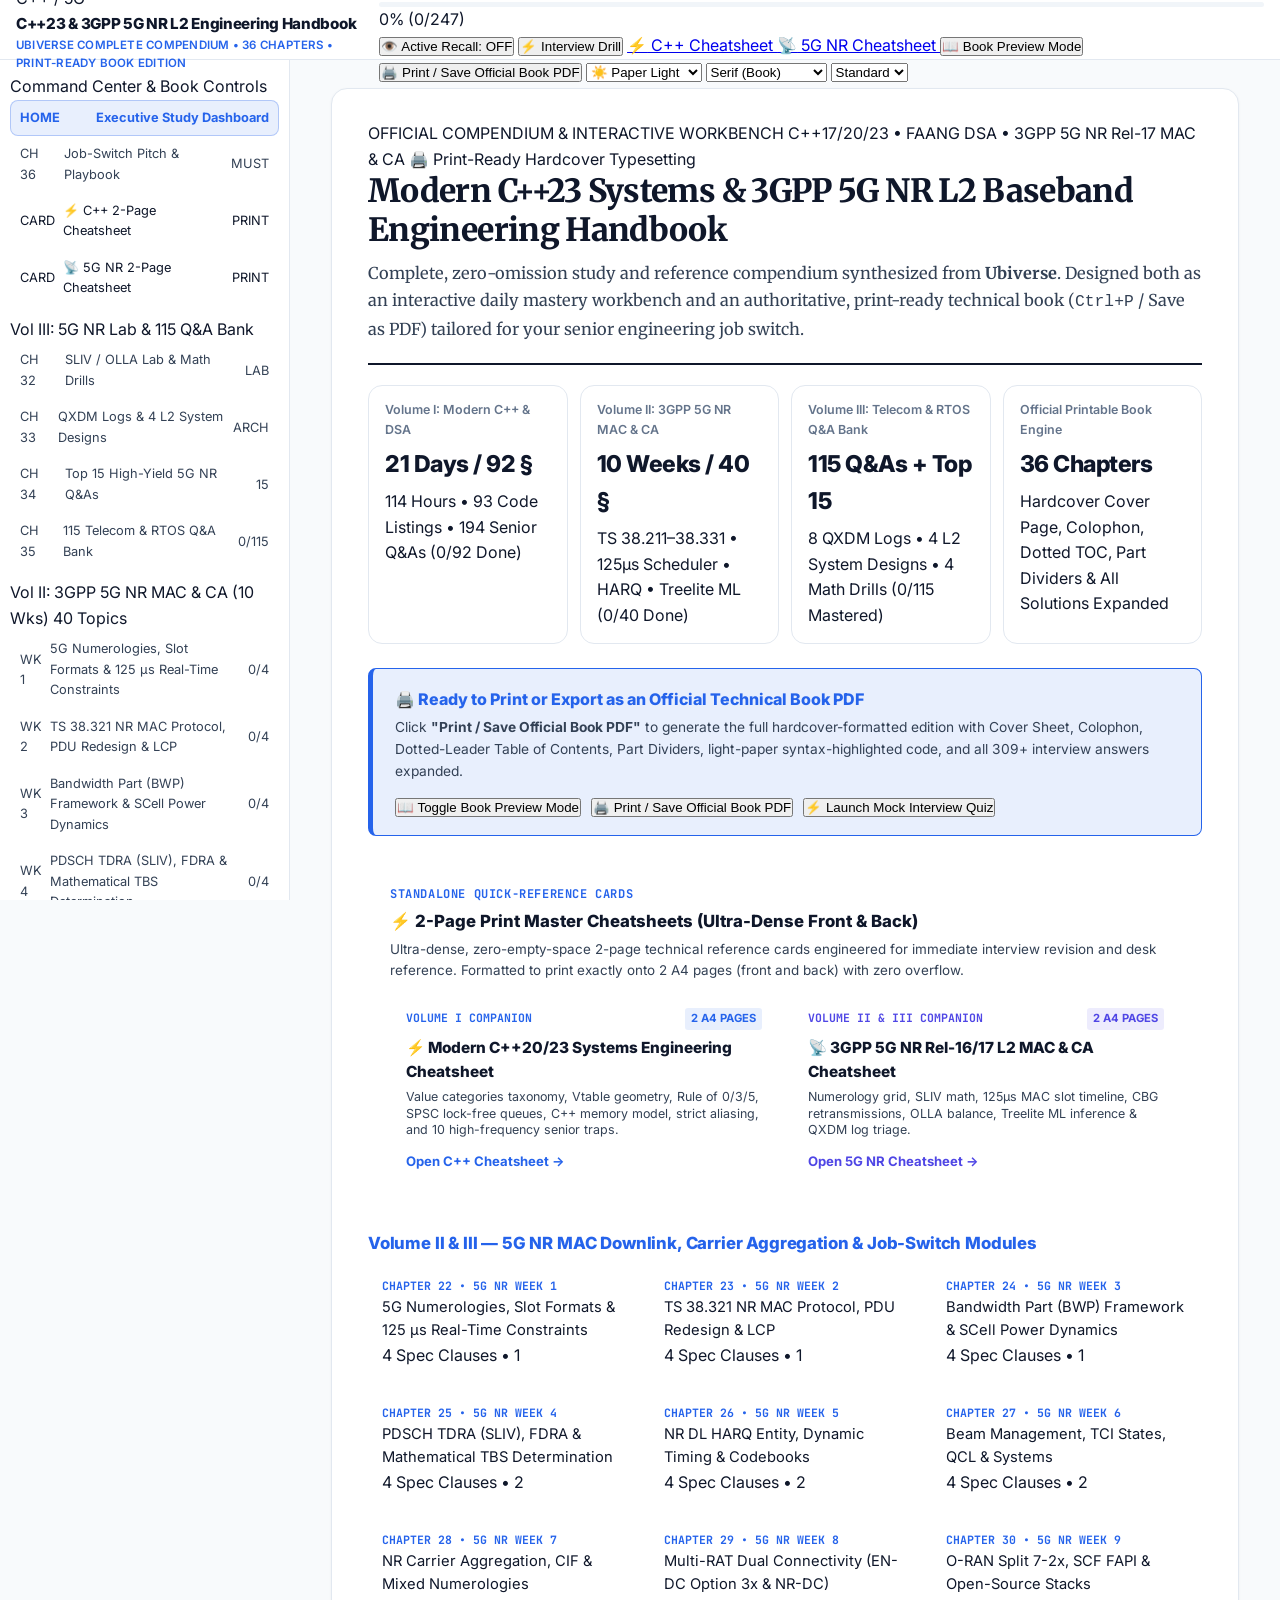
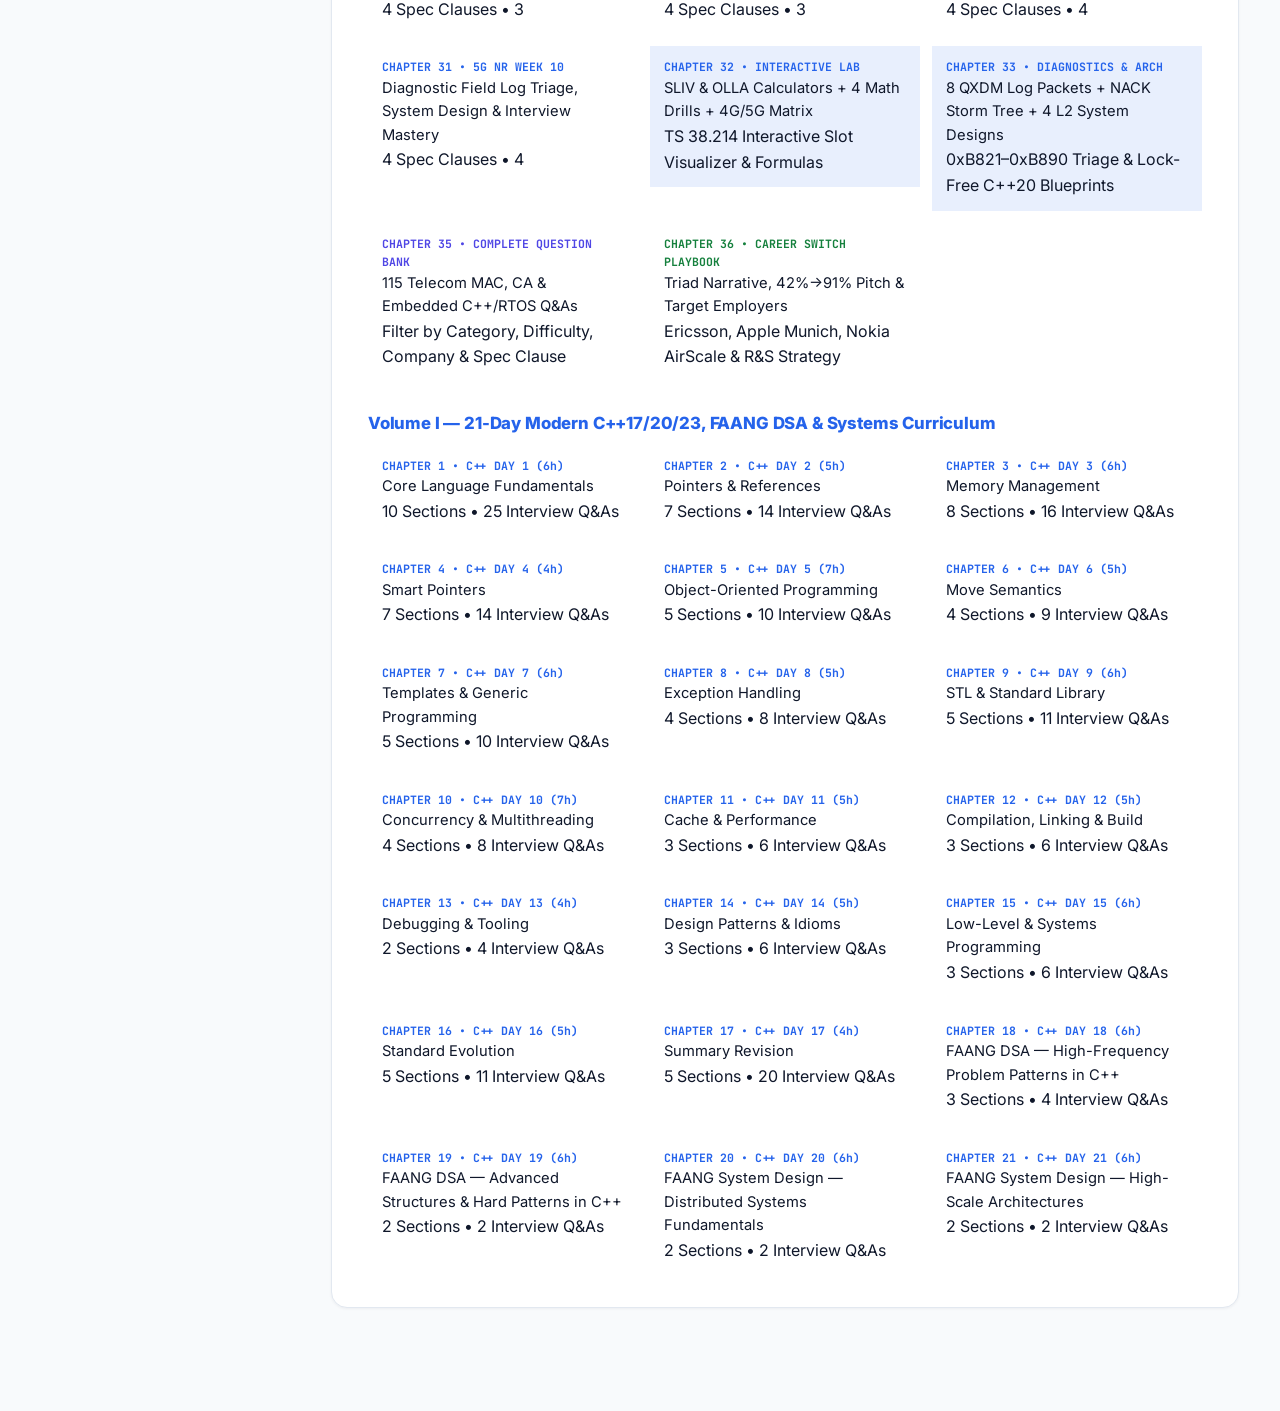
<file: index.html>
<!DOCTYPE html>
<html lang="en" data-theme="light" data-font="serif" data-scale="standard">
<head>
  <meta charset="UTF-8">
  <meta name="viewport" content="width=device-width, initial-scale=1.0">
  <title>Modern C++23 Systems &amp; 3GPP 5G NR L2 Baseband Engineering Handbook</title>

  <!-- Google Fonts for Editorial Book Serif, Technical UI Sans, and Monospace Code -->
  <link rel="preconnect" href="https://fonts.googleapis.com">
  <link rel="preconnect" href="https://fonts.gstatic.com" crossorigin>
  <link href="https://fonts.googleapis.com/css2?family=Inter:wght@400;500;600;700;800&family=JetBrains+Mono:ital,wght@0,400;0,600;0,700;1,400&family=Merriweather:ital,wght@0,400;0,700;0,900;1,400&display=swap" rel="stylesheet">

  <!-- Interactive Screen Stylesheet & Official Hardcover Book Print Stylesheet -->
  <link rel="stylesheet" href="styles/screen.css">
  <link rel="stylesheet" href="styles/print.css">
</head>
<body>

  <!-- ========================================================================
       Sticky Command Topbar (Hidden in @media print)
       ======================================================================== -->
  <header class="app-topbar no-print">
    <div class="topbar-brand" id="topbar-brand-home" title="Return to Executive Study Dashboard">
      <div class="brand-emblem">C++ / 5G</div>
      <div class="brand-text">
        <div class="brand-title">C++23 &amp; 3GPP 5G NR L2 Engineering Handbook</div>
        <div class="brand-subtitle">Ubiverse Complete Compendium • 36 Chapters • Print-Ready Book Edition</div>
      </div>
    </div>

    <div class="topbar-controls">
      <!-- Global Search Trigger -->
      <button class="search-trigger-btn" id="btn-open-search" title="Search across all 36 chapters, 3GPP clauses, C++ code &amp; 115 Q&amp;As (Ctrl+K)">
        <span>🔍 Search chapters, 3GPP clauses, code...</span>
        <kbd>Ctrl+K</kbd>
      </button>

      <!-- Overall Mastery Progress Pill -->
      <div class="progress-pill" title="Overall Study &amp; Question Mastery Progress">
        <div class="progress-bar-track">
          <div class="progress-bar-fill" id="topbar-progress-fill" style="width: 0%;"></div>
        </div>
        <span id="topbar-progress-text">0%</span>
      </div>

      <!-- Active Recall Toggle -->
      <button class="btn" id="btn-toggle-recall" title="Hide answers by default for active recall self-testing">
        <span>👁️</span> Active Recall: OFF
      </button>

      <!-- Active Recall Technical Interview Drill Trigger -->
      <button class="btn" id="btn-open-quiz" title="Launch Active Recall Technical Interview Drill (309 Senior 5G &amp; C++ Questions)">
        <span>⚡</span> Interview Drill
      </button>

      <!-- 2-Page Print Master Cheatsheets -->
      <a href="cpp_cheatsheet.html" class="btn" target="_blank" title="Modern C++20/23 Systems 2-Page Master Cheatsheet (Print Ready)">
        <span>⚡</span> C++ Cheatsheet
      </a>
      <a href="nr_cheatsheet.html" class="btn" target="_blank" title="3GPP 5G NR Rel-16/17 L2 MAC 2-Page Master Cheatsheet (Print Ready)">
        <span>📡</span> 5G NR Cheatsheet
      </a>

      <!-- On-Screen Official Book Preview Toggle -->
      <button class="btn" id="btn-toggle-book-mode" title="Preview the exact multi-page hardcover book layout on screen">
        <span>📖</span> Book Preview Mode
      </button>

      <!-- Official Book Print / Save to PDF Button -->
      <button class="btn btn-primary" id="btn-open-print" title="Configure &amp; Print Official Hardcover Book Edition (or Save as PDF)">
        <span>🖨️</span> Print / Save Official Book PDF
      </button>

      <!-- Theme, Typography & Font Scale Controls -->
      <select class="topbar-select" id="select-theme" title="Color Theme (Print always uses crisp white paper)">
        <option value="light">☀️ Paper Light</option>
        <option value="sepia">📜 Warm Sepia</option>
        <option value="dark">🌙 Slate Dark</option>
      </select>

      <select class="topbar-select" id="select-font" title="Body Prose Font">
        <option value="serif">Serif (Book)</option>
        <option value="sans">Sans (Technical)</option>
      </select>

      <select class="topbar-select" id="select-scale" title="Font Size Scale">
        <option value="compact">Compact</option>
        <option value="standard" selected>Standard</option>
        <option value="large">Large</option>
      </select>
    </div>
  </header>

  <!-- ========================================================================
       Main 3-Column Study & Book Workspace
       ======================================================================== -->
  <div class="app-shell">
    <!-- Left Hierarchical Curriculum Sidebar (Hidden in @media print) -->
    <aside class="app-sidebar no-print" id="sidebar-nav-content" aria-label="Handbook Curriculum Navigation">
      <!-- Populated dynamically by app.js -->
    </aside>

    <!-- Center Book Canvas (Rendered as interactive chapter or full multi-volume book) -->
    <main class="app-main" id="main-canvas">
      <div style="padding: 48px; text-align: center; color: var(--text-muted);">
        Loading C++23 &amp; 3GPP 5G NR Compendium Bundle...
      </div>
    </main>

    <!-- Right-Hand Section Outline (Hidden in @media print) -->
    <aside class="app-outline no-print" aria-label="Chapter Section Outline">
      <div class="outline-header">On This Page / Chapter</div>
      <div id="page-outline-links"></div>
    </aside>
  </div>

  <!-- ========================================================================
       Modal 1: Instant Global Search (Ctrl+K)
       ======================================================================== -->
  <div class="modal-backdrop no-print" id="modal-search">
    <div class="modal-panel">
      <div class="modal-header">
        <div class="modal-title">🔍 Search C++23 Chapters, 3GPP Clauses, QXDM Logs &amp; 115 Q&amp;As</div>
        <button class="btn" data-close-modal="modal-search">✕ Esc</button>
      </div>
      <div class="modal-body">
        <input
          type="text"
          id="global-search-input"
          class="search-modal-input"
          placeholder="Type any topic (e.g., SLIV, OLLA, vtable, std::atomic, HARQ, 0xB823, SCell, Ericsson, Apple)..."
          autocomplete="off"
        >
        <div id="global-search-results"></div>
      </div>
    </div>
  </div>

  <!-- ========================================================================
       Modal 2: Official Technical Book Print & PDF Edition Selector
       ======================================================================== -->
  <div class="modal-backdrop no-print" id="modal-print">
    <div class="modal-panel">
      <div class="modal-header">
        <div class="modal-title">🖨️ Official Technical Book Print &amp; PDF Typesetting Engine</div>
        <button class="btn" data-close-modal="modal-print">✕ Close</button>
      </div>
      <div class="modal-body">
        <p class="prose-p" style="margin-bottom: 14px;">
          Select which edition of the handbook you want to format and print (or save as an official book PDF). In print mode, the webpage automatically generates the <strong>Hardcover Title Page</strong>, <strong>Normative Standards Colophon</strong>, <strong>Dotted-Leader Table of Contents</strong>, <strong>Part Dividers</strong>, <strong>Running Headers</strong>, and <strong>expands all hidden interview answers</strong>.
        </p>

        <div style="display: flex; flex-direction: column; gap: 10px; margin-bottom: 18px;">
          <label style="display:flex;align-items:flex-start;gap:10px;padding:12px 14px;background:var(--bg-subtle);border:1.5px solid var(--border-strong);border-radius:8px;cursor:pointer;">
            <input type="radio" name="print-scope" value="all" checked style="margin-top:4px;accent-color:var(--accent-primary);">
            <div>
              <div style="font-weight:800;font-size:0.94rem;color:var(--text-primary);">Complete Three-Volume Omnibus Edition (All 36 Chapters — Recommended)</div>
              <div style="font-size:0.82rem;color:var(--text-secondary);">Includes Cover + Colophon + TOC + Volume I (21 Days C++ &amp; DSA) + Volume II (10 Weeks 5G NR MAC &amp; CA) + Volume III (Protocol Lab, QXDM Logs, 4 System Designs, Top 15 &amp; 115 Q&amp;As, Career Playbook).</div>
            </div>
          </label>

          <label style="display:flex;align-items:flex-start;gap:10px;padding:12px 14px;background:var(--bg-subtle);border:1.5px solid var(--border-strong);border-radius:8px;cursor:pointer;">
            <input type="radio" name="print-scope" value="vol2" style="margin-top:4px;accent-color:var(--accent-primary);">
            <div>
              <div style="font-weight:800;font-size:0.94rem;color:var(--text-primary);">Volumes II &amp; III Only — 3GPP 5G NR L2 MAC, Carrier Aggregation, QXDM &amp; 115 Q&amp;As (Chapters 22–36)</div>
              <div style="font-size:0.82rem;color:var(--text-secondary);">Focused telecom baseband edition with Cover, Colophon, TOC, 40 3GPP Spec Deep Dives, Math Drills, QXDM Diagnostics, 4 L2 System Designs, 115 Questions, and Career Playbook.</div>
            </div>
          </label>

          <label style="display:flex;align-items:flex-start;gap:10px;padding:12px 14px;background:var(--bg-subtle);border:1.5px solid var(--border-strong);border-radius:8px;cursor:pointer;">
            <input type="radio" name="print-scope" value="vol1" style="margin-top:4px;accent-color:var(--accent-primary);">
            <div>
              <div style="font-weight:800;font-size:0.94rem;color:var(--text-primary);">Volume I Only — Modern C++17/20/23, Low-Latency Systems &amp; FAANG DSA (Chapters 1–21)</div>
              <div style="font-size:0.82rem;color:var(--text-secondary);">Focused C++ systems edition with Cover, Colophon, TOC, 92 Sections, 93 Code Listings, and 194 Senior C++ Interview Q&amp;As.</div>
            </div>
          </label>

          <label style="display:flex;align-items:flex-start;gap:10px;padding:12px 14px;background:var(--bg-subtle);border:1.5px solid var(--border-strong);border-radius:8px;cursor:pointer;">
            <input type="radio" name="print-scope" value="current" style="margin-top:4px;accent-color:var(--accent-primary);">
            <div>
              <div style="font-weight:800;font-size:0.94rem;color:var(--text-primary);">Current Active Chapter Offprint Only</div>
              <div style="font-size:0.82rem;color:var(--text-secondary);">Prints only the currently selected chapter with the official Cover Sheet and Colophon.</div>
            </div>
          </label>
        </div>

        <aside class="callout-box callout-tips" style="margin-bottom:18px;">
          <div class="callout-header">
            <span class="callout-icon">💡</span>
            <span class="callout-title">Browser Print Dialog Tip for Best Book Output</span>
          </div>
          <ul class="callout-list">
            <li>Destination: Choose <strong>"Save as PDF"</strong> (or your physical printer).</li>
            <li>Paper Size: <strong>A4</strong> (or Letter), Scale: <strong>Default (100%)</strong>.</li>
            <li>Enable <strong>"Background graphics"</strong> so callout tint boxes, syntax badges, and OFDM slot diagrams render with crisp editorial shading.</li>
          </ul>
        </aside>

        <div style="display:flex;justify-content:flex-end;gap:10px;">
          <button class="btn" id="btn-preview-book-edition">📖 Preview This Edition On Screen</button>
          <button class="btn btn-primary" id="btn-execute-print">🖨️ Launch Official Book Print / Save PDF</button>
        </div>
      </div>
    </div>
  </div>

  <!-- ========================================================================
       Modal 3: Interactive Active Recall Technical Interview Drill
       ======================================================================== -->
  <div class="modal-backdrop no-print" id="modal-quiz">
    <div class="modal-panel">
      <div class="modal-header">
        <div class="modal-title">⚡ Senior Engineering Technical Interview Drill (309 High-Yield Q&amp;As)</div>
        <button class="btn" data-close-modal="modal-quiz">✕ Close</button>
      </div>
      <div class="modal-body" id="quiz-modal-body">
        <!-- Populated dynamically by app.js -->
      </div>
    </div>
  </div>

  <!-- Offline Data Bundle + Core Formatter + Application Engine -->
  <script src="data/handbook_bundle.js"></script>
  <script src="js/formatter.js"></script>
  <script src="js/app.js"></script>
</body>
</html>
</file>
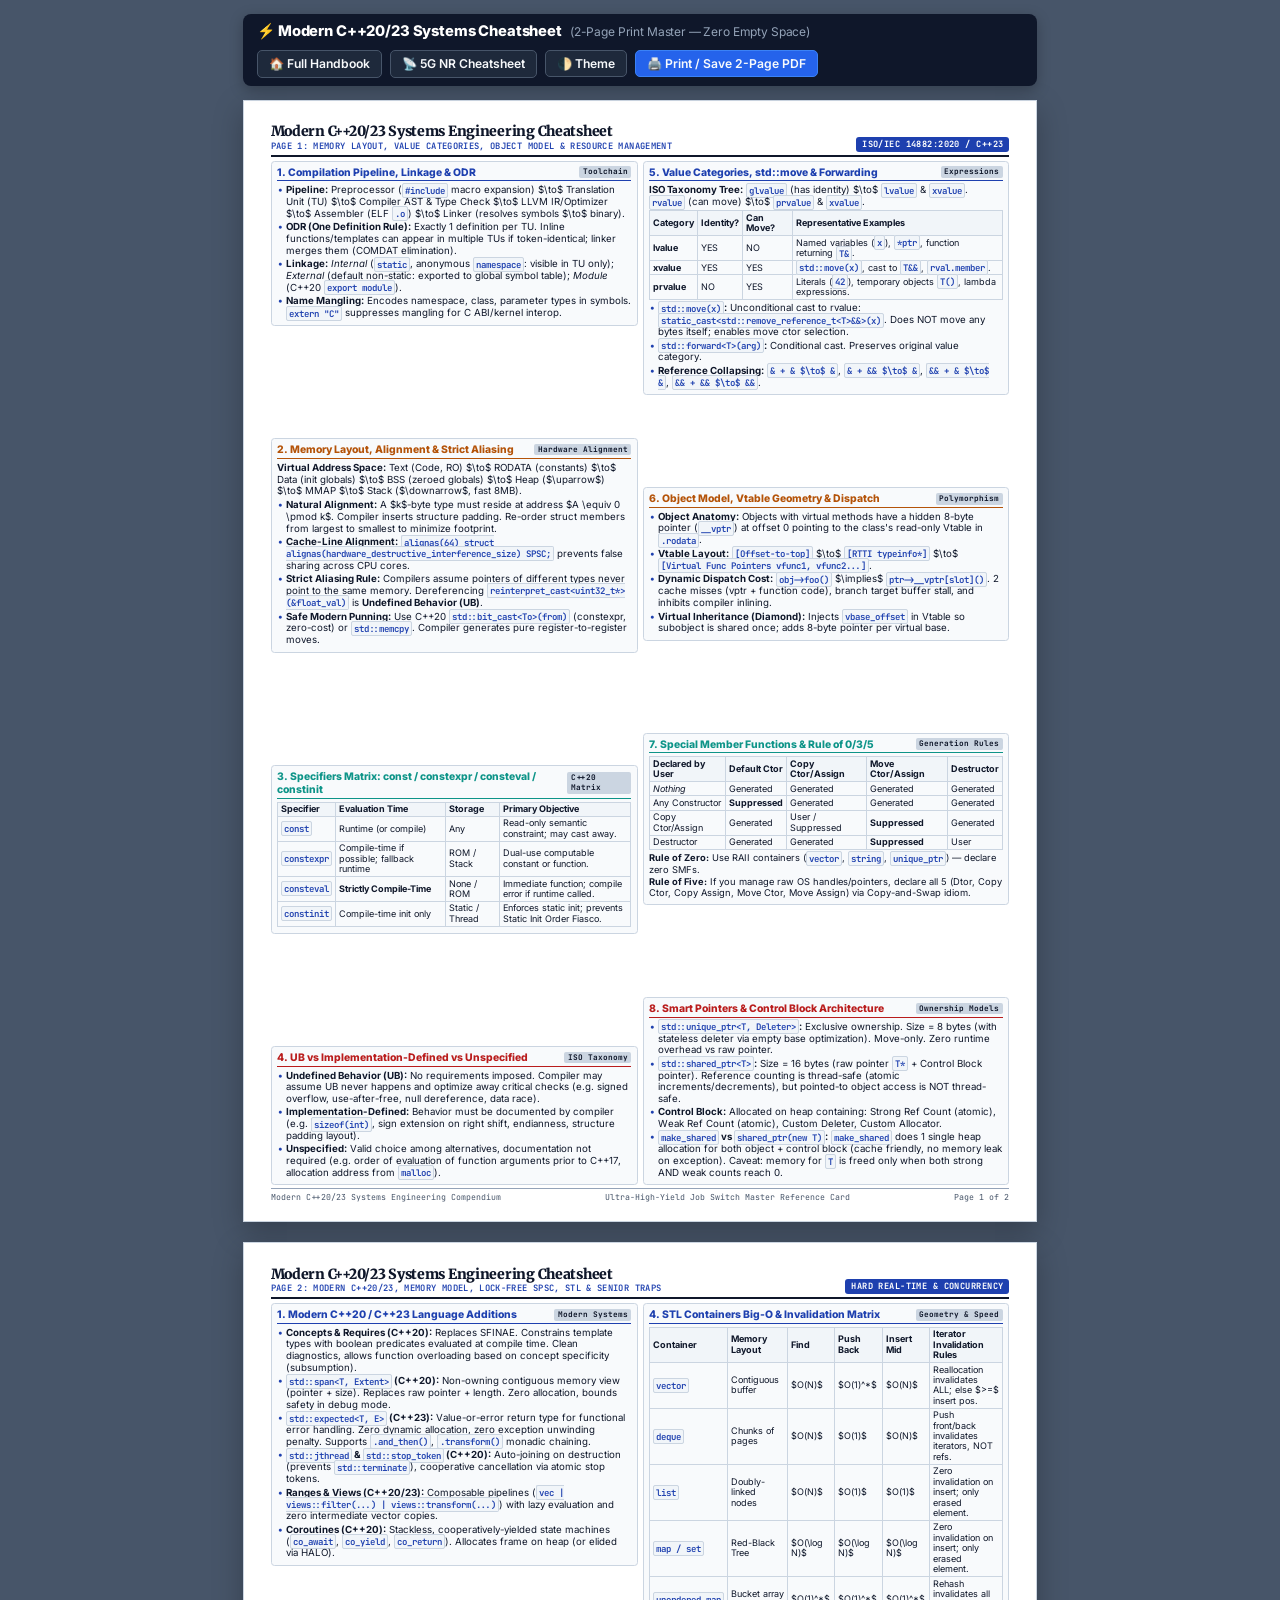
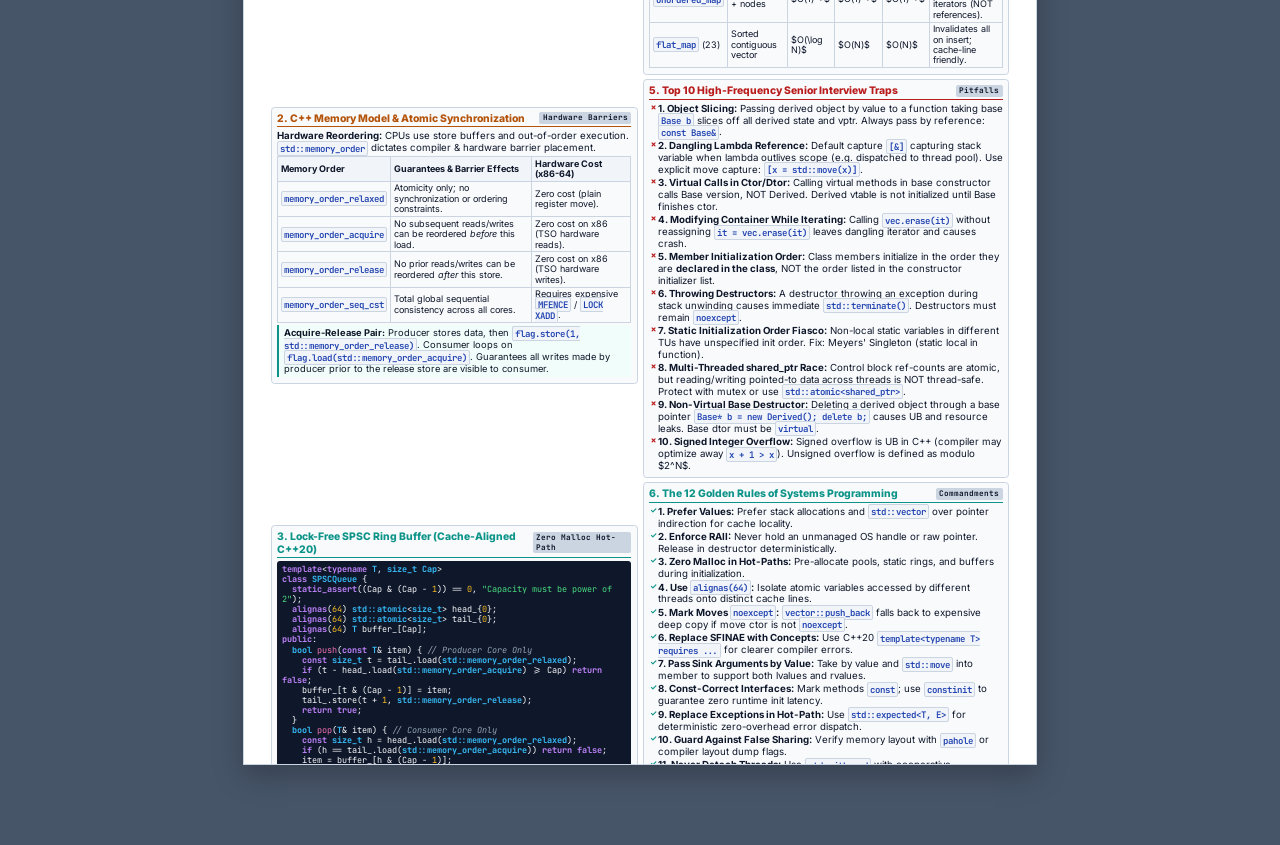
<file: cpp_cheatsheet.html>
<!DOCTYPE html>
<html lang="en" data-theme="light">
<head>
  <meta charset="UTF-8">
  <meta name="viewport" content="width=device-width, initial-scale=1.0">
  <title>Modern C++20/23 Systems Engineering — 2-Page Master Cheatsheet</title>
  <link rel="preconnect" href="https://fonts.googleapis.com">
  <link rel="preconnect" href="https://fonts.gstatic.com" crossorigin>
  <link href="https://fonts.googleapis.com/css2?family=Inter:wght@400;500;600;700;800&family=JetBrains+Mono:wght@400;600;700&family=Merriweather:ital,wght@0,400;0,700;1,400&display=swap" rel="stylesheet">
  <style>
    /* ==========================================================================
       Modern C++20/23 Systems 2-Page Ultra-Dense Master Cheatsheet
       ========================================================================== */
    :root {
      --bg-page: #ffffff;
      --bg-card: #f8fafc;
      --bg-card-sub: #f1f5f9;
      --bg-code: #0f172a;
      --text-main: #0f172a;
      --text-muted: #475569;
      --text-code: #f8fafc;
      --border: #cbd5e1;
      --border-strong: #94a3b8;
      --primary: #1e40af;
      --primary-soft: #eff6ff;
      --secondary: #0d9488;
      --secondary-soft: #f0fdfa;
      --accent: #b45309;
      --accent-soft: #fefce8;
      --danger: #b91c1c;
      --danger-soft: #fef2f2;
      --font-sans: 'Inter', -apple-system, BlinkMacSystemFont, 'Segoe UI', Roboto, sans-serif;
      --font-mono: 'JetBrains Mono', 'Fira Code', Consolas, monospace;
      --font-serif: 'Merriweather', Georgia, Cambria, serif;
    }

    [data-theme="dark"] {
      --bg-page: #0b1120;
      --bg-card: #111c33;
      --bg-card-sub: #1e293b;
      --bg-code: #030712;
      --text-main: #f1f5f9;
      --text-muted: #94a3b8;
      --text-code: #f8fafc;
      --border: #334155;
      --border-strong: #475569;
      --primary: #60a5fa;
      --primary-soft: #1e3a8a33;
      --secondary: #2dd4bf;
      --secondary-soft: #134e4a33;
      --accent: #fbbf24;
      --accent-soft: #78350f33;
      --danger: #f87171;
      --danger-soft: #7f1d1d33;
    }

    * {
      box-sizing: border-box;
      margin: 0;
      padding: 0;
    }

    body {
      background: #475569;
      font-family: var(--font-sans);
      color: var(--text-main);
      font-size: 7.7pt;
      line-height: 1.25;
      padding: 14px 0 60px 0;
      display: flex;
      flex-direction: column;
      align-items: center;
    }

    .toolbar {
      position: sticky;
      top: 0;
      z-index: 1000;
      background: #0f172a;
      color: #ffffff;
      width: 100%;
      max-width: 210mm;
      padding: 8px 14px;
      margin-bottom: 14px;
      border-radius: 8px;
      display: flex;
      flex-wrap: wrap;
      justify-content: space-between;
      align-items: center;
      gap: 10px;
      box-shadow: 0 4px 14px rgba(0,0,0,0.25);
    }

    .toolbar-title {
      font-weight: 800;
      font-size: 0.92rem;
      letter-spacing: -0.01em;
      display: flex;
      align-items: center;
      gap: 8px;
    }

    .toolbar-actions {
      display: flex;
      align-items: center;
      gap: 8px;
    }

    .btn {
      appearance: none;
      border: 1px solid #475569;
      background: #1e293b;
      color: #f8fafc;
      font-family: var(--font-sans);
      font-size: 0.76rem;
      font-weight: 600;
      padding: 5px 11px;
      border-radius: 5px;
      cursor: pointer;
      text-decoration: none;
      display: inline-flex;
      align-items: center;
      gap: 5px;
      transition: all 0.15s ease;
    }

    .btn:hover {
      background: #334155;
      border-color: #94a3b8;
    }

    .btn-primary {
      background: #2563eb;
      border-color: #3b82f6;
    }

    .btn-primary:hover {
      background: #1d4ed8;
    }

    /* Exactly 2 A4 Pages */
    .sheet-page {
      width: 210mm;
      min-height: 297mm;
      height: 297mm;
      background: var(--bg-page);
      border: 1px solid var(--border);
      box-shadow: 0 10px 28px rgba(0,0,0,0.25);
      margin-bottom: 20px;
      padding: 6mm 7mm 5mm 7mm;
      display: flex;
      flex-direction: column;
      justify-content: space-between;
      position: relative;
      overflow: hidden;
    }

    .page-header {
      border-bottom: 1.8pt solid var(--text-main);
      padding-bottom: 3px;
      margin-bottom: 4px;
      display: flex;
      justify-content: space-between;
      align-items: flex-end;
    }

    .header-left-title {
      font-family: var(--font-serif);
      font-size: 10.5pt;
      font-weight: 900;
      letter-spacing: -0.02em;
      color: var(--text-main);
      display: flex;
      align-items: center;
      gap: 5px;
    }

    .header-sub {
      font-size: 6.6pt;
      font-family: var(--font-mono);
      font-weight: 600;
      color: var(--primary);
      text-transform: uppercase;
      letter-spacing: 0.04em;
    }

    .header-badge {
      background: var(--primary);
      color: #ffffff;
      font-family: var(--font-mono);
      font-size: 6.5pt;
      font-weight: 700;
      padding: 2px 6px;
      border-radius: 3px;
      text-transform: uppercase;
      letter-spacing: 0.05em;
      white-space: nowrap;
    }

    .page-footer {
      border-top: 1px solid var(--border-strong);
      padding-top: 2.5px;
      margin-top: 3px;
      display: flex;
      justify-content: space-between;
      align-items: center;
      font-size: 6.2pt;
      font-family: var(--font-mono);
      color: var(--text-muted);
    }

    .content-grid-2 {
      display: grid;
      grid-template-columns: 1fr 1fr;
      gap: 5px;
      flex: 1;
    }

    .col-flex {
      display: flex;
      flex-direction: column;
      gap: 4px;
      justify-content: space-between;
    }

    .cs-card {
      background: var(--bg-card);
      border: 1px solid var(--border);
      border-radius: 3.5px;
      padding: 4px 5.5px;
      font-size: 7.3pt;
    }

    .cs-card-header {
      font-family: var(--font-sans);
      font-size: 7.8pt;
      font-weight: 800;
      color: var(--primary);
      border-bottom: 1.2pt solid var(--primary);
      padding-bottom: 1.5px;
      margin-bottom: 3px;
      display: flex;
      justify-content: space-between;
      align-items: center;
    }

    .cs-card-header.accent {
      color: var(--accent);
      border-color: var(--accent);
    }

    .cs-card-header.secondary {
      color: var(--secondary);
      border-color: var(--secondary);
    }

    .cs-card-header.danger {
      color: var(--danger);
      border-color: var(--danger);
    }

    .cs-pill {
      font-family: var(--font-mono);
      font-size: 5.8pt;
      font-weight: 700;
      padding: 1px 3.5px;
      border-radius: 2px;
      background: var(--border);
      color: var(--text-main);
    }

    .cs-list {
      list-style: none;
      padding-left: 0;
    }

    .cs-list li {
      position: relative;
      padding-left: 8.5px;
      margin-bottom: 1.8px;
      line-height: 1.2;
    }

    .cs-list li::before {
      content: "•";
      position: absolute;
      left: 1px;
      color: var(--primary);
      font-weight: bold;
    }

    .cs-list.danger li::before {
      color: var(--danger);
      content: "✗";
      font-size: 6pt;
    }

    .cs-list.check li::before {
      color: var(--secondary);
      content: "✓";
      font-size: 6pt;
    }

    p {
      margin-bottom: 2px;
      line-height: 1.22;
    }

    strong {
      color: var(--text-main);
      font-weight: 700;
    }

    .cs-table {
      width: 100%;
      border-collapse: collapse;
      font-size: 6.8pt;
      margin: 2px 0;
    }

    .cs-table th,
    .cs-table td {
      border: 1px solid var(--border);
      padding: 1.5px 3px;
      text-align: left;
      line-height: 1.15;
    }

    .cs-table th {
      background: var(--bg-card-sub);
      font-weight: 700;
      color: var(--text-main);
    }

    code, .inline-code {
      font-family: var(--font-mono);
      font-size: 6.8pt;
      background: var(--bg-card-sub);
      border: 1px solid var(--border);
      padding: 0.5px 2px;
      border-radius: 2px;
      color: var(--primary);
      font-weight: 600;
    }

    pre.code-block {
      background: var(--bg-code);
      color: var(--text-code);
      font-family: var(--font-mono);
      font-size: 6.4pt;
      line-height: 1.18;
      padding: 3px 5px;
      border-radius: 3px;
      margin: 2px 0;
      overflow: hidden;
      white-space: pre-wrap;
    }

    .kw { color: #c084fc; font-weight: bold; }
    .type { color: #38bdf8; font-weight: bold; }
    .str { color: #4ade80; }
    .num { color: #fbbf24; }
    .cmt { color: #94a3b8; font-style: italic; }
    .func { color: #f472b6; }

    .callout {
      border-left: 2.2pt solid var(--primary);
      background: var(--primary-soft);
      padding: 2.5px 4.5px;
      margin: 2px 0;
      border-radius: 0 3px 3px 0;
      font-size: 7pt;
      line-height: 1.2;
    }

    .callout.danger {
      border-left-color: var(--danger);
      background: var(--danger-soft);
    }

    .callout.secondary {
      border-left-color: var(--secondary);
      background: var(--secondary-soft);
    }

    .callout.accent {
      border-left-color: var(--accent);
      background: var(--accent-soft);
    }

    @media print {
      @page {
        size: A4 portrait;
        margin: 5mm 6mm;
      }
      body {
        background: #ffffff !important;
        padding: 0 !important;
      }
      .toolbar {
        display: none !important;
      }
      .sheet-page {
        width: 100% !important;
        height: 100% !important;
        min-height: 287mm !important;
        max-height: 287mm !important;
        box-shadow: none !important;
        border: none !important;
        padding: 0 0 2mm 0 !important;
        margin: 0 !important;
        page-break-after: always !important;
        break-after: page !important;
      }
      * {
        -webkit-print-color-adjust: exact !important;
        print-color-adjust: exact !important;
      }
    }
  </style>
</head>
<body>

  <!-- Screen Toolbar -->
  <div class="toolbar">
    <div class="toolbar-title">
      <span>⚡ Modern C++20/23 Systems Cheatsheet</span>
      <span style="font-size:0.75rem;font-weight:400;color:#94a3b8;">(2-Page Print Master — Zero Empty Space)</span>
    </div>
    <div class="toolbar-actions">
      <a href="index.html" class="btn">🏠 Full Handbook</a>
      <a href="nr_cheatsheet.html" class="btn">📡 5G NR Cheatsheet</a>
      <button class="btn" onclick="toggleTheme()">🌓 Theme</button>
      <button class="btn btn-primary" onclick="window.print()">🖨️ Print / Save 2-Page PDF</button>
    </div>
  </div>

  <!-- ========================================================================
       PAGE 1: MEMORY LAYOUT, VALUE CATEGORIES, OBJECT MODEL & RESOURCE MANAGEMENT
       ======================================================================== -->
  <div class="sheet-page" id="cpp-page-1">
    <header class="page-header">
      <div>
        <div class="header-left-title">Modern C++20/23 Systems Engineering Cheatsheet</div>
        <div class="header-sub">PAGE 1: MEMORY LAYOUT, VALUE CATEGORIES, OBJECT MODEL &amp; RESOURCE MANAGEMENT</div>
      </div>
      <div class="header-badge">ISO/IEC 14882:2020 / C++23</div>
    </header>

    <div class="content-grid-2">
      <!-- Col 1 -->
      <div class="col-flex">
        <!-- 1. Compilation & Linkage Model -->
        <div class="cs-card">
          <div class="cs-card-header">
            <span>1. Compilation Pipeline, Linkage &amp; ODR</span>
            <span class="cs-pill">Toolchain</span>
          </div>
          <ul class="cs-list">
            <li><strong>Pipeline:</strong> Preprocessor (<code>#include</code> macro expansion) $\to$ Translation Unit (TU) $\to$ Compiler AST &amp; Type Check $\to$ LLVM IR/Optimizer $\to$ Assembler (ELF <code>.o</code>) $\to$ Linker (resolves symbols $\to$ binary).</li>
            <li><strong>ODR (One Definition Rule):</strong> Exactly 1 definition per TU. Inline functions/templates can appear in multiple TUs if token-identical; linker merges them (COMDAT elimination).</li>
            <li><strong>Linkage:</strong> <em>Internal</em> (<code>static</code>, anonymous <code>namespace</code>: visible in TU only); <em>External</em> (default non-static: exported to global symbol table); <em>Module</em> (C++20 <code>export module</code>).</li>
            <li><strong>Name Mangling:</strong> Encodes namespace, class, parameter types in symbols. <code>extern "C"</code> suppresses mangling for C ABI/kernel interop.</li>
          </ul>
        </div>

        <!-- 2. Memory Layout, Alignment & Strict Aliasing -->
        <div class="cs-card">
          <div class="cs-card-header accent">
            <span>2. Memory Layout, Alignment &amp; Strict Aliasing</span>
            <span class="cs-pill">Hardware Alignment</span>
          </div>
          <p><strong>Virtual Address Space:</strong> Text (Code, RO) $\to$ RODATA (constants) $\to$ Data (init globals) $\to$ BSS (zeroed globals) $\to$ Heap ($\uparrow$) $\to$ MMAP $\to$ Stack ($\downarrow$, fast 8MB).</p>
          <ul class="cs-list">
            <li><strong>Natural Alignment:</strong> A $k$-byte type must reside at address $A \equiv 0 \pmod k$. Compiler inserts structure padding. Re-order struct members from largest to smallest to minimize footprint.</li>
            <li><strong>Cache-Line Alignment:</strong> <code>alignas(64) struct alignas(hardware_destructive_interference_size) SPSC;</code> prevents false sharing across CPU cores.</li>
            <li><strong>Strict Aliasing Rule:</strong> Compilers assume pointers of different types never point to the same memory. Dereferencing <code>reinterpret_cast&lt;uint32_t*&gt;(&amp;float_val)</code> is <strong>Undefined Behavior (UB)</strong>.</li>
            <li><strong>Safe Modern Punning:</strong> Use C++20 <code>std::bit_cast&lt;To&gt;(from)</code> (constexpr, zero-cost) or <code>std::memcpy</code>. Compiler generates pure register-to-register moves.</li>
          </ul>
        </div>

        <!-- 3. Specifiers Matrix: const vs constexpr vs consteval vs constinit -->
        <div class="cs-card">
          <div class="cs-card-header secondary">
            <span>3. Specifiers Matrix: const / constexpr / consteval / constinit</span>
            <span class="cs-pill">C++20 Matrix</span>
          </div>
          <table class="cs-table">
            <thead>
              <tr><th>Specifier</th><th>Evaluation Time</th><th>Storage</th><th>Primary Objective</th></tr>
            </thead>
            <tbody>
              <tr><td><code>const</code></td><td>Runtime (or compile)</td><td>Any</td><td>Read-only semantic constraint; may cast away.</td></tr>
              <tr><td><code>constexpr</code></td><td>Compile-time if possible; fallback runtime</td><td>ROM / Stack</td><td>Dual-use computable constant or function.</td></tr>
              <tr><td><code>consteval</code></td><td><strong>Strictly Compile-Time</strong></td><td>None / ROM</td><td>Immediate function; compile error if runtime called.</td></tr>
              <tr><td><code>constinit</code></td><td>Compile-time init only</td><td>Static / Thread</td><td>Enforces static init; prevents Static Init Order Fiasco.</td></tr>
            </tbody>
          </table>
        </div>

        <!-- 4. UB vs Implementation-Defined vs Unspecified -->
        <div class="cs-card">
          <div class="cs-card-header danger">
            <span>4. UB vs Implementation-Defined vs Unspecified</span>
            <span class="cs-pill">ISO Taxonomy</span>
          </div>
          <ul class="cs-list">
            <li><strong>Undefined Behavior (UB):</strong> No requirements imposed. Compiler may assume UB never happens and optimize away critical checks (e.g. signed overflow, use-after-free, null dereference, data race).</li>
            <li><strong>Implementation-Defined:</strong> Behavior must be documented by compiler (e.g. <code>sizeof(int)</code>, sign extension on right shift, endianness, structure padding layout).</li>
            <li><strong>Unspecified:</strong> Valid choice among alternatives, documentation not required (e.g. order of evaluation of function arguments prior to C++17, allocation address from <code>malloc</code>).</li>
          </ul>
        </div>
      </div>

      <!-- Col 2 -->
      <div class="col-flex">
        <!-- 5. Value Categories Taxonomy & Move Semantics -->
        <div class="cs-card">
          <div class="cs-card-header">
            <span>5. Value Categories, std::move &amp; Forwarding</span>
            <span class="cs-pill">Expressions</span>
          </div>
          <p><strong>ISO Taxonomy Tree:</strong> <code>glvalue</code> (has identity) $\to$ <code>lvalue</code> &amp; <code>xvalue</code>. <code>rvalue</code> (can move) $\to$ <code>prvalue</code> &amp; <code>xvalue</code>.</p>
          <table class="cs-table">
            <thead>
              <tr><th>Category</th><th>Identity?</th><th>Can Move?</th><th>Representative Examples</th></tr>
            </thead>
            <tbody>
              <tr><td><strong>lvalue</strong></td><td>YES</td><td>NO</td><td>Named variables (<code>x</code>), <code>*ptr</code>, function returning <code>T&amp;</code>.</td></tr>
              <tr><td><strong>xvalue</strong></td><td>YES</td><td>YES</td><td><code>std::move(x)</code>, cast to <code>T&amp;&amp;</code>, <code>rval.member</code>.</td></tr>
              <tr><td><strong>prvalue</strong></td><td>NO</td><td>YES</td><td>Literals (<code>42</code>), temporary objects <code>T()</code>, lambda expressions.</td></tr>
            </tbody>
          </table>
          <ul class="cs-list">
            <li><strong><code>std::move(x)</code>:</strong> Unconditional cast to rvalue: <code>static_cast&lt;std::remove_reference_t&lt;T&gt;&amp;&amp;&gt;(x)</code>. Does NOT move any bytes itself; enables move ctor selection.</li>
            <li><strong><code>std::forward&lt;T&gt;(arg)</code>:</strong> Conditional cast. Preserves original value category.</li>
            <li><strong>Reference Collapsing:</strong> <code>&amp; + &amp; $\to$ &amp;</code>, <code>&amp; + &amp;&amp; $\to$ &amp;</code>, <code>&amp;&amp; + &amp; $\to$ &amp;</code>, <code>&amp;&amp; + &amp;&amp; $\to$ &amp;&amp;</code>.</li>
          </ul>
        </div>

        <!-- 6. Object Model, Vtable Geometry & Virtual Inheritance -->
        <div class="cs-card">
          <div class="cs-card-header accent">
            <span>6. Object Model, Vtable Geometry &amp; Dispatch</span>
            <span class="cs-pill">Polymorphism</span>
          </div>
          <ul class="cs-list">
            <li><strong>Object Anatomy:</strong> Objects with virtual methods have a hidden 8-byte pointer (<code>__vptr</code>) at offset 0 pointing to the class's read-only Vtable in <code>.rodata</code>.</li>
            <li><strong>Vtable Layout:</strong> <code>[Offset-to-top]</code> $\to$ <code>[RTTI typeinfo*]</code> $\to$ <code>[Virtual Func Pointers vfunc1, vfunc2...]</code>.</li>
            <li><strong>Dynamic Dispatch Cost:</strong> <code>obj-&gt;foo()</code> $\implies$ <code>ptr-&gt;__vptr[slot]()</code>. 2 cache misses (vptr + function code), branch target buffer stall, and inhibits compiler inlining.</li>
            <li><strong>Virtual Inheritance (Diamond):</strong> Injects <code>vbase_offset</code> in Vtable so subobject is shared once; adds 8-byte pointer per virtual base.</li>
          </ul>
        </div>

        <!-- 7. Special Member Functions & Rule of Zero/3/5 -->
        <div class="cs-card">
          <div class="cs-card-header secondary">
            <span>7. Special Member Functions &amp; Rule of 0/3/5</span>
            <span class="cs-pill">Generation Rules</span>
          </div>
          <table class="cs-table">
            <thead>
              <tr><th>Declared by User</th><th>Default Ctor</th><th>Copy Ctor/Assign</th><th>Move Ctor/Assign</th><th>Destructor</th></tr>
            </thead>
            <tbody>
              <tr><td><em>Nothing</em></td><td>Generated</td><td>Generated</td><td>Generated</td><td>Generated</td></tr>
              <tr><td>Any Constructor</td><td><strong>Suppressed</strong></td><td>Generated</td><td>Generated</td><td>Generated</td></tr>
              <tr><td>Copy Ctor/Assign</td><td>Generated</td><td>User / Suppressed</td><td><strong>Suppressed</strong></td><td>Generated</td></tr>
              <tr><td>Destructor</td><td>Generated</td><td>Generated</td><td><strong>Suppressed</strong></td><td>User</td></tr>
            </tbody>
          </table>
          <p style="font-size:7pt;margin-top:2px;">
            <strong>Rule of Zero:</strong> Use RAII containers (<code>vector</code>, <code>string</code>, <code>unique_ptr</code>) — declare zero SMFs.<br>
            <strong>Rule of Five:</strong> If you manage raw OS handles/pointers, declare all 5 (Dtor, Copy Ctor, Copy Assign, Move Ctor, Move Assign) via Copy-and-Swap idiom.
          </p>
        </div>

        <!-- 8. Smart Pointers & Control Block Architecture -->
        <div class="cs-card">
          <div class="cs-card-header danger">
            <span>8. Smart Pointers &amp; Control Block Architecture</span>
            <span class="cs-pill">Ownership Models</span>
          </div>
          <ul class="cs-list">
            <li><strong><code>std::unique_ptr&lt;T, Deleter&gt;</code>:</strong> Exclusive ownership. Size = 8 bytes (with stateless deleter via empty base optimization). Move-only. Zero runtime overhead vs raw pointer.</li>
            <li><strong><code>std::shared_ptr&lt;T&gt;</code>:</strong> Size = 16 bytes (raw pointer <code>T*</code> + Control Block pointer). Reference counting is thread-safe (atomic increments/decrements), but pointed-to object access is NOT thread-safe.</li>
            <li><strong>Control Block:</strong> Allocated on heap containing: Strong Ref Count (atomic), Weak Ref Count (atomic), Custom Deleter, Custom Allocator.</li>
            <li><strong><code>make_shared</code> vs <code>shared_ptr(new T)</code>:</strong> <code>make_shared</code> does 1 single heap allocation for both object + control block (cache friendly, no memory leak on exception). Caveat: memory for <code>T</code> is freed only when both strong AND weak counts reach 0.</li>
          </ul>
        </div>
      </div>
    </div>

    <footer class="page-footer">
      <span>Modern C++20/23 Systems Engineering Compendium</span>
      <span>Ultra-High-Yield Job Switch Master Reference Card</span>
      <span>Page 1 of 2</span>
    </footer>
  </div>

  <!-- ========================================================================
       PAGE 2: MODERN C++20/23, CONCURRENCY, SPSC LOCK-FREE & INTERVIEW TRAPS
       ======================================================================== -->
  <div class="sheet-page" id="cpp-page-2">
    <header class="page-header">
      <div>
        <div class="header-left-title">Modern C++20/23 Systems Engineering Cheatsheet</div>
        <div class="header-sub">PAGE 2: MODERN C++20/23, MEMORY MODEL, LOCK-FREE SPSC, STL &amp; SENIOR TRAPS</div>
      </div>
      <div class="header-badge">HARD REAL-TIME &amp; CONCURRENCY</div>
    </header>

    <div class="content-grid-2">
      <!-- Col 1 -->
      <div class="col-flex">
        <!-- 1. Modern C++20 / C++23 Core Additions -->
        <div class="cs-card">
          <div class="cs-card-header">
            <span>1. Modern C++20 / C++23 Language Additions</span>
            <span class="cs-pill">Modern Systems</span>
          </div>
          <ul class="cs-list">
            <li><strong>Concepts &amp; Requires (C++20):</strong> Replaces SFINAE. Constrains template types with boolean predicates evaluated at compile time. Clean diagnostics, allows function overloading based on concept specificity (subsumption).</li>
            <li><strong><code>std::span&lt;T, Extent&gt;</code> (C++20):</strong> Non-owning contiguous memory view (pointer + size). Replaces raw pointer + length. Zero allocation, bounds safety in debug mode.</li>
            <li><strong><code>std::expected&lt;T, E&gt;</code> (C++23):</strong> Value-or-error return type for functional error handling. Zero dynamic allocation, zero exception unwinding penalty. Supports <code>.and_then()</code>, <code>.transform()</code> monadic chaining.</li>
            <li><strong><code>std::jthread</code> &amp; <code>std::stop_token</code> (C++20):</strong> Auto-joining on destruction (prevents <code>std::terminate</code>), cooperative cancellation via atomic stop tokens.</li>
            <li><strong>Ranges &amp; Views (C++20/23):</strong> Composable pipelines (<code>vec | views::filter(...) | views::transform(...)</code>) with lazy evaluation and zero intermediate vector copies.</li>
            <li><strong>Coroutines (C++20):</strong> Stackless, cooperatively-yielded state machines (<code>co_await</code>, <code>co_yield</code>, <code>co_return</code>). Allocates frame on heap (or elided via HALO).</li>
          </ul>
        </div>

        <!-- 2. C++ Memory Model & Acquire-Release Semantics -->
        <div class="cs-card">
          <div class="cs-card-header accent">
            <span>2. C++ Memory Model &amp; Atomic Synchronization</span>
            <span class="cs-pill">Hardware Barriers</span>
          </div>
          <p><strong>Hardware Reordering:</strong> CPUs use store buffers and out-of-order execution. <code>std::memory_order</code> dictates compiler &amp; hardware barrier placement.</p>
          <table class="cs-table">
            <thead>
              <tr><th>Memory Order</th><th>Guarantees &amp; Barrier Effects</th><th>Hardware Cost (x86-64)</th></tr>
            </thead>
            <tbody>
              <tr><td><code>memory_order_relaxed</code></td><td>Atomicity only; no synchronization or ordering constraints.</td><td>Zero cost (plain register move).</td></tr>
              <tr><td><code>memory_order_acquire</code></td><td>No subsequent reads/writes can be reordered <em>before</em> this load.</td><td>Zero cost on x86 (TSO hardware reads).</td></tr>
              <tr><td><code>memory_order_release</code></td><td>No prior reads/writes can be reordered <em>after</em> this store.</td><td>Zero cost on x86 (TSO hardware writes).</td></tr>
              <tr><td><code>memory_order_seq_cst</code></td><td>Total global sequential consistency across all cores.</td><td>Requires expensive <code>MFENCE</code> / <code>LOCK XADD</code>.</td></tr>
            </tbody>
          </table>
          <div class="callout secondary">
            <strong>Acquire-Release Pair:</strong> Producer stores data, then <code>flag.store(1, std::memory_order_release)</code>. Consumer loops on <code>flag.load(std::memory_order_acquire)</code>. Guarantees all writes made by producer prior to the release store are visible to consumer.
          </div>
        </div>

        <!-- 3. Lock-Free SPSC Ring Buffer (C++20) -->
        <div class="cs-card">
          <div class="cs-card-header secondary">
            <span>3. Lock-Free SPSC Ring Buffer (Cache-Aligned C++20)</span>
            <span class="cs-pill">Zero Malloc Hot-Path</span>
          </div>
          <pre class="code-block"><span class="kw">template</span>&lt;<span class="kw">typename</span> <span class="type">T</span>, <span class="type">size_t</span> <span class="type">Cap</span>&gt;
<span class="kw">class</span> <span class="type">SPSCQueue</span> {
  <span class="kw">static_assert</span>((Cap &amp; (Cap - <span class="num">1</span>)) == <span class="num">0</span>, <span class="str">"Capacity must be power of 2"</span>);
  <span class="kw">alignas</span>(<span class="num">64</span>) <span class="type">std::atomic</span>&lt;<span class="type">size_t</span>&gt; head_{<span class="num">0</span>};
  <span class="kw">alignas</span>(<span class="num">64</span>) <span class="type">std::atomic</span>&lt;<span class="type">size_t</span>&gt; tail_{<span class="num">0</span>};
  <span class="kw">alignas</span>(<span class="num">64</span>) <span class="type">T</span> buffer_[Cap];
<span class="kw">public</span>:
  <span class="type">bool</span> <span class="func">push</span>(<span class="kw">const</span> <span class="type">T</span>&amp; item) { <span class="cmt">// Producer Core Only</span>
    <span class="kw">const</span> <span class="type">size_t</span> t = tail_.load(<span class="type">std::memory_order_relaxed</span>);
    <span class="kw">if</span> (t - head_.load(<span class="type">std::memory_order_acquire</span>) &gt;= Cap) <span class="kw">return false</span>;
    buffer_[t &amp; (Cap - <span class="num">1</span>)] = item;
    tail_.store(t + <span class="num">1</span>, <span class="type">std::memory_order_release</span>);
    <span class="kw">return true</span>;
  }
  <span class="type">bool</span> <span class="func">pop</span>(<span class="type">T</span>&amp; item) { <span class="cmt">// Consumer Core Only</span>
    <span class="kw">const</span> <span class="type">size_t</span> h = head_.load(<span class="type">std::memory_order_relaxed</span>);
    <span class="kw">if</span> (h == tail_.load(<span class="type">std::memory_order_acquire</span>)) <span class="kw">return false</span>;
    item = buffer_[h &amp; (Cap - <span class="num">1</span>)];
    head_.store(h + <span class="num">1</span>, <span class="type">std::memory_order_release</span>);
    <span class="kw">return true</span>;
  }
};</pre>
        </div>
      </div>

      <!-- Col 2 -->
      <div class="col-flex">
        <!-- 4. STL Container Complexity & Iterator Invalidation -->
        <div class="cs-card">
          <div class="cs-card-header">
            <span>4. STL Containers Big-O &amp; Invalidation Matrix</span>
            <span class="cs-pill">Geometry &amp; Speed</span>
          </div>
          <table class="cs-table">
            <thead>
              <tr><th>Container</th><th>Memory Layout</th><th>Find</th><th>Push Back</th><th>Insert Mid</th><th>Iterator Invalidation Rules</th></tr>
            </thead>
            <tbody>
              <tr><td><code>vector</code></td><td>Contiguous buffer</td><td>$O(N)$</td><td>$O(1)^*$</td><td>$O(N)$</td><td>Reallocation invalidates ALL; else $>=$ insert pos.</td></tr>
              <tr><td><code>deque</code></td><td>Chunks of pages</td><td>$O(N)$</td><td>$O(1)$</td><td>$O(N)$</td><td>Push front/back invalidates iterators, NOT refs.</td></tr>
              <tr><td><code>list</code></td><td>Doubly-linked nodes</td><td>$O(N)$</td><td>$O(1)$</td><td>$O(1)$</td><td>Zero invalidation on insert; only erased element.</td></tr>
              <tr><td><code>map / set</code></td><td>Red-Black Tree</td><td>$O(\log N)$</td><td>$O(\log N)$</td><td>$O(\log N)$</td><td>Zero invalidation on insert; only erased element.</td></tr>
              <tr><td><code>unordered_map</code></td><td>Bucket array + nodes</td><td>$O(1)^*$</td><td>$O(1)^*$</td><td>$O(1)^*$</td><td>Rehash invalidates all iterators (NOT references).</td></tr>
              <tr><td><code>flat_map</code> (23)</td><td>Sorted contiguous vector</td><td>$O(\log N)$</td><td>$O(N)$</td><td>$O(N)$</td><td>Invalidates all on insert; cache-line friendly.</td></tr>
            </tbody>
          </table>
        </div>

        <!-- 5. Top 10 High-Frequency Senior Interview Pitfalls -->
        <div class="cs-card">
          <div class="cs-card-header danger">
            <span>5. Top 10 High-Frequency Senior Interview Traps</span>
            <span class="cs-pill">Pitfalls</span>
          </div>
          <ul class="cs-list danger">
            <li><strong>1. Object Slicing:</strong> Passing derived object by value to a function taking base <code>Base b</code> slices off all derived state and vptr. Always pass by reference: <code>const Base&amp;</code>.</li>
            <li><strong>2. Dangling Lambda Reference:</strong> Default capture <code>[&amp;]</code> capturing stack variable when lambda outlives scope (e.g. dispatched to thread pool). Use explicit move capture: <code>[x = std::move(x)]</code>.</li>
            <li><strong>3. Virtual Calls in Ctor/Dtor:</strong> Calling virtual methods in base constructor calls Base version, NOT Derived. Derived vtable is not initialized until Base finishes ctor.</li>
            <li><strong>4. Modifying Container While Iterating:</strong> Calling <code>vec.erase(it)</code> without reassigning <code>it = vec.erase(it)</code> leaves dangling iterator and causes crash.</li>
            <li><strong>5. Member Initialization Order:</strong> Class members initialize in the order they are <strong>declared in the class</strong>, NOT the order listed in the constructor initializer list.</li>
            <li><strong>6. Throwing Destructors:</strong> A destructor throwing an exception during stack unwinding causes immediate <code>std::terminate()</code>. Destructors must remain <code>noexcept</code>.</li>
            <li><strong>7. Static Initialization Order Fiasco:</strong> Non-local static variables in different TUs have unspecified init order. Fix: Meyers' Singleton (static local in function).</li>
            <li><strong>8. Multi-Threaded shared_ptr Race:</strong> Control block ref-counts are atomic, but reading/writing pointed-to data across threads is NOT thread-safe. Protect with mutex or use <code>std::atomic&lt;shared_ptr&gt;</code>.</li>
            <li><strong>9. Non-Virtual Base Destructor:</strong> Deleting a derived object through a base pointer <code>Base* b = new Derived(); delete b;</code> causes UB and resource leaks. Base dtor must be <code>virtual</code>.</li>
            <li><strong>10. Signed Integer Overflow:</strong> Signed overflow is UB in C++ (compiler may optimize away <code>x + 1 &gt; x</code>). Unsigned overflow is defined as modulo $2^N$.</li>
          </ul>
        </div>

        <!-- 6. The 12 Golden Rules of Modern C++ Systems -->
        <div class="cs-card">
          <div class="cs-card-header secondary">
            <span>6. The 12 Golden Rules of Systems Programming</span>
            <span class="cs-pill">Commandments</span>
          </div>
          <ul class="cs-list check">
            <li><strong>1. Prefer Values:</strong> Prefer stack allocations and <code>std::vector</code> over pointer indirection for cache locality.</li>
            <li><strong>2. Enforce RAII:</strong> Never hold an unmanaged OS handle or raw pointer. Release in destructor deterministically.</li>
            <li><strong>3. Zero Malloc in Hot-Paths:</strong> Pre-allocate pools, static rings, and buffers during initialization.</li>
            <li><strong>4. Use <code>alignas(64)</code>:</strong> Isolate atomic variables accessed by different threads onto distinct cache lines.</li>
            <li><strong>5. Mark Moves <code>noexcept</code>:</strong> <code>vector::push_back</code> falls back to expensive deep copy if move ctor is not <code>noexcept</code>.</li>
            <li><strong>6. Replace SFINAE with Concepts:</strong> Use C++20 <code>template&lt;typename T&gt; requires ...</code> for clearer compiler errors.</li>
            <li><strong>7. Pass Sink Arguments by Value:</strong> Take by value and <code>std::move</code> into member to support both lvalues and rvalues.</li>
            <li><strong>8. Const-Correct Interfaces:</strong> Mark methods <code>const</code>; use <code>constinit</code> to guarantee zero runtime init latency.</li>
            <li><strong>9. Replace Exceptions in Hot-Path:</strong> Use <code>std::expected&lt;T, E&gt;</code> for deterministic zero-overhead error dispatch.</li>
            <li><strong>10. Guard Against False Sharing:</strong> Verify memory layout with <code>pahole</code> or compiler layout dump flags.</li>
            <li><strong>11. Never Detach Threads:</strong> Use <code>std::jthread</code> with cooperative cancellation via <code>stop_token</code>.</li>
            <li><strong>12. Profile Before Optimizing:</strong> Measure with Linux <code>perf stat -e cache-misses,branch-misses</code> and Google Benchmark.</li>
          </ul>
        </div>
      </div>
    </div>

    <footer class="page-footer">
      <span>Modern C++20/23 Systems Engineering Compendium</span>
      <span>Ultra-High-Yield Job Switch Master Reference Card</span>
      <span>Page 2 of 2</span>
    </footer>
  </div>

  <script>
    function toggleTheme() {
      const html = document.documentElement;
      const current = html.getAttribute('data-theme') || 'light';
      const next = current === 'dark' ? 'light' : 'dark';
      html.setAttribute('data-theme', next);
    }
  </script>
</body>
</html>
</file>
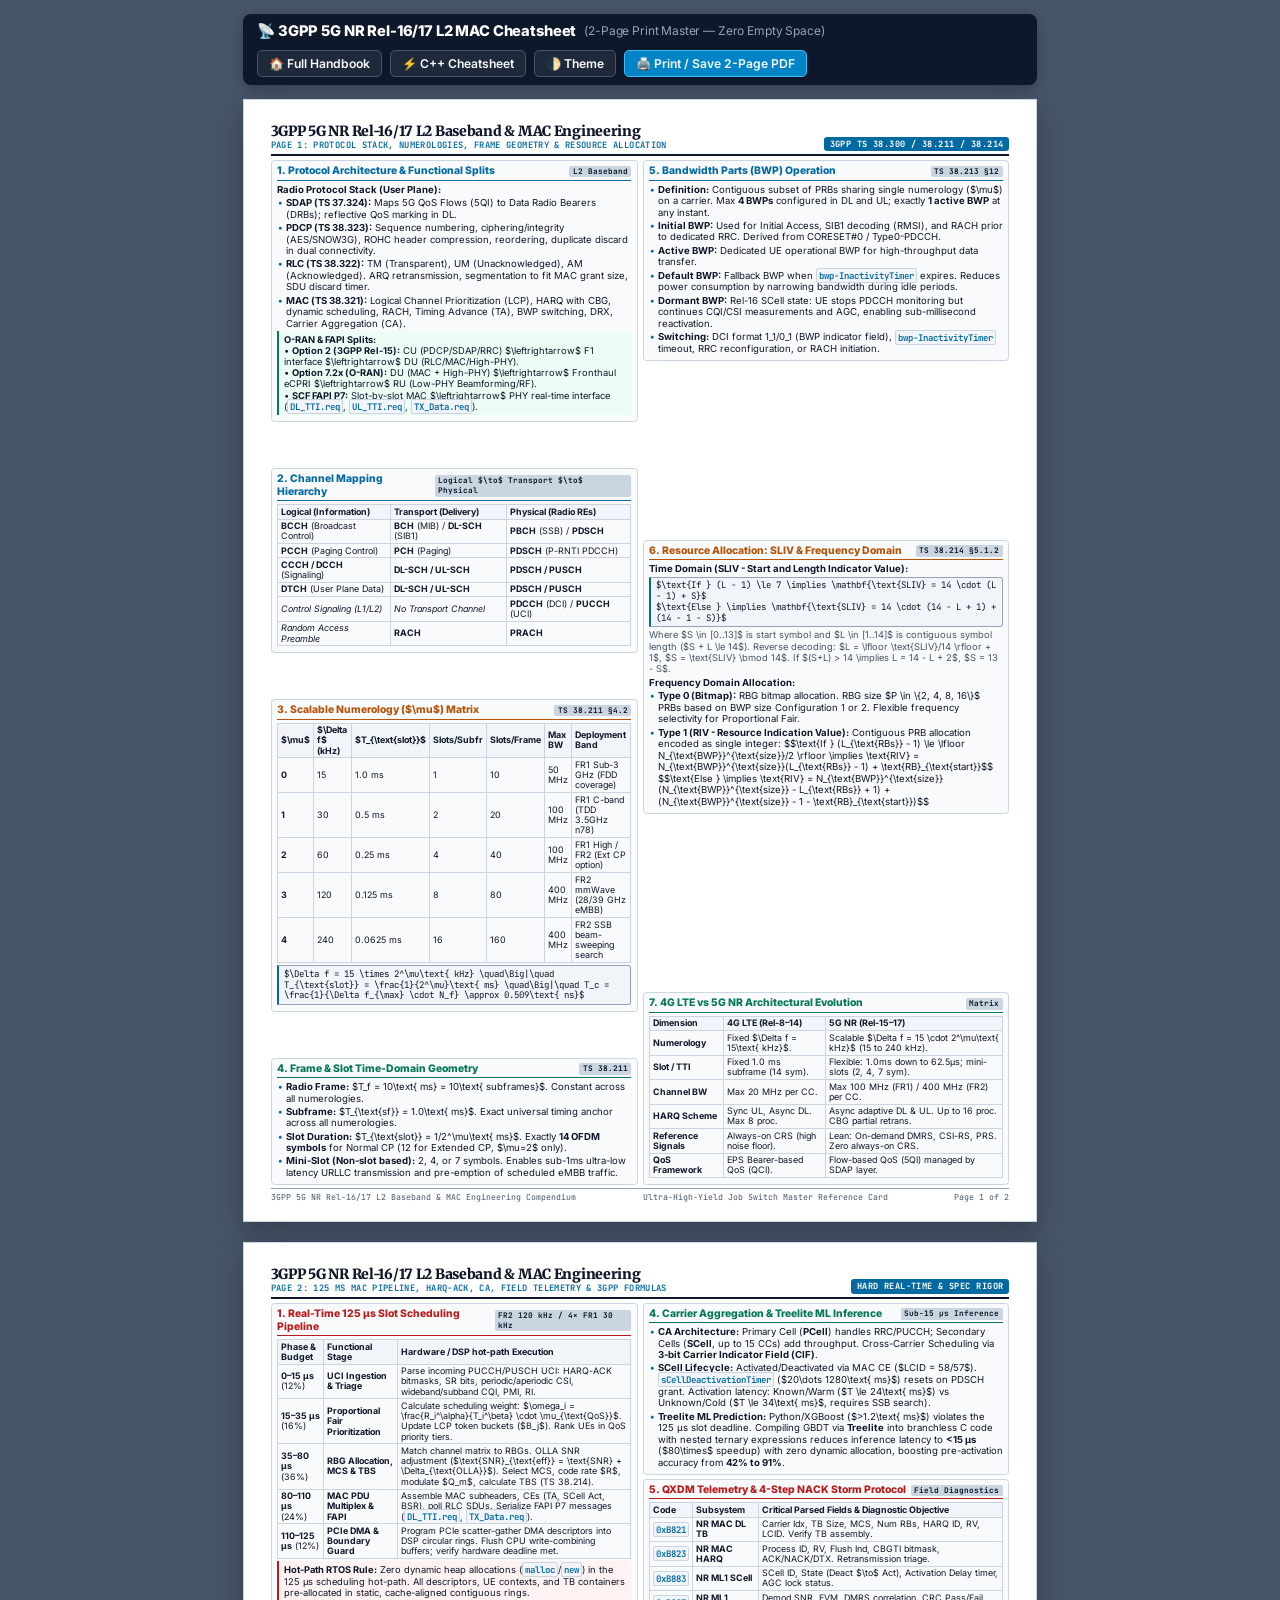
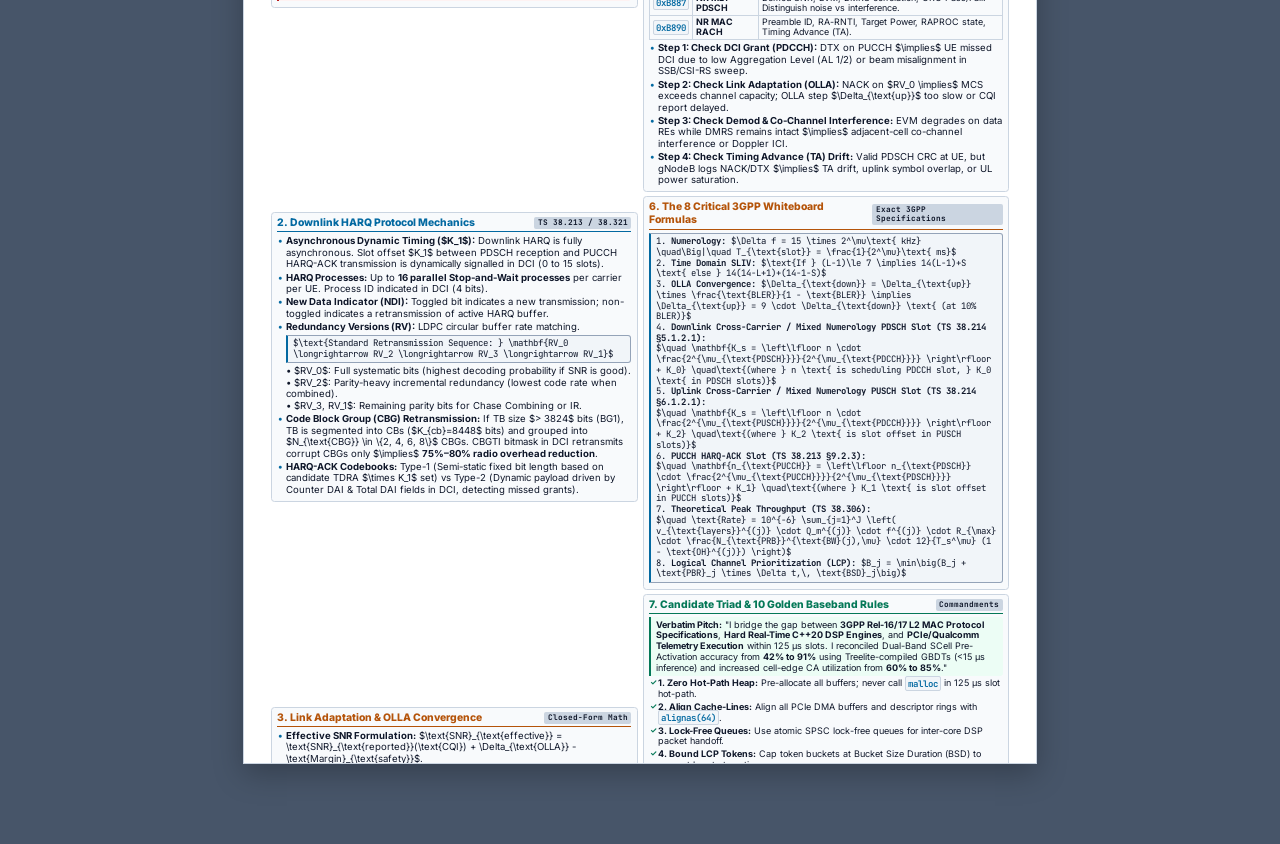
<file: nr_cheatsheet.html>
<!DOCTYPE html>
<html lang="en" data-theme="light">
<head>
  <meta charset="UTF-8">
  <meta name="viewport" content="width=device-width, initial-scale=1.0">
  <title>3GPP 5G NR Rel-16/17 L2 MAC & Baseband — 2-Page Master Cheatsheet</title>
  <link rel="preconnect" href="https://fonts.googleapis.com">
  <link rel="preconnect" href="https://fonts.gstatic.com" crossorigin>
  <link href="https://fonts.googleapis.com/css2?family=Inter:wght@400;500;600;700;800&family=JetBrains+Mono:wght@400;600;700&family=Merriweather:ital,wght@0,400;0,700;1,400&display=swap" rel="stylesheet">
  <style>
    /* ==========================================================================
       3GPP 5G NR Rel-16/17 L2 MAC 2-Page Ultra-Dense Master Cheatsheet
       ========================================================================== */
    :root {
      --bg-page: #ffffff;
      --bg-card: #f8fafc;
      --bg-card-sub: #f1f5f9;
      --bg-code: #0f172a;
      --text-main: #0f172a;
      --text-muted: #475569;
      --text-code: #f8fafc;
      --border: #cbd5e1;
      --border-strong: #94a3b8;
      --primary: #0369a1; /* Telecom Cyan/Blue */
      --primary-soft: #f0f9ff;
      --secondary: #047857; /* Emerald Green */
      --secondary-soft: #ecfdf5;
      --accent: #b45309; /* Amber */
      --accent-soft: #fefce8;
      --danger: #b91c1c; /* Crimson */
      --danger-soft: #fef2f2;
      --font-sans: 'Inter', -apple-system, BlinkMacSystemFont, 'Segoe UI', Roboto, sans-serif;
      --font-mono: 'JetBrains Mono', 'Fira Code', Consolas, monospace;
      --font-serif: 'Merriweather', Georgia, Cambria, serif;
    }

    [data-theme="dark"] {
      --bg-page: #0b1120;
      --bg-card: #111c33;
      --bg-card-sub: #1e293b;
      --bg-code: #030712;
      --text-main: #f1f5f9;
      --text-muted: #94a3b8;
      --text-code: #f8fafc;
      --border: #334155;
      --border-strong: #475569;
      --primary: #38bdf8;
      --primary-soft: #0c4a6e33;
      --secondary: #34d399;
      --secondary-soft: #064e3b33;
      --accent: #fbbf24;
      --accent-soft: #78350f33;
      --danger: #f87171;
      --danger-soft: #7f1d1d33;
    }

    * {
      box-sizing: border-box;
      margin: 0;
      padding: 0;
    }

    body {
      background: #475569;
      font-family: var(--font-sans);
      color: var(--text-main);
      font-size: 7.6pt;
      line-height: 1.24;
      padding: 14px 0 60px 0;
      display: flex;
      flex-direction: column;
      align-items: center;
    }

    .toolbar {
      position: sticky;
      top: 0;
      z-index: 1000;
      background: #0f172a;
      color: #ffffff;
      width: 100%;
      max-width: 210mm;
      padding: 8px 14px;
      margin-bottom: 14px;
      border-radius: 8px;
      display: flex;
      flex-wrap: wrap;
      justify-content: space-between;
      align-items: center;
      gap: 10px;
      box-shadow: 0 4px 14px rgba(0,0,0,0.25);
    }

    .toolbar-title {
      font-weight: 800;
      font-size: 0.92rem;
      letter-spacing: -0.01em;
      display: flex;
      align-items: center;
      gap: 8px;
    }

    .toolbar-actions {
      display: flex;
      align-items: center;
      gap: 8px;
    }

    .btn {
      appearance: none;
      border: 1px solid #475569;
      background: #1e293b;
      color: #f8fafc;
      font-family: var(--font-sans);
      font-size: 0.76rem;
      font-weight: 600;
      padding: 5px 11px;
      border-radius: 5px;
      cursor: pointer;
      text-decoration: none;
      display: inline-flex;
      align-items: center;
      gap: 5px;
      transition: all 0.15s ease;
    }

    .btn:hover {
      background: #334155;
      border-color: #94a3b8;
    }

    .btn-primary {
      background: #0284c7;
      border-color: #38bdf8;
    }

    .btn-primary:hover {
      background: #0369a1;
    }

    /* Exactly 2 A4 Pages */
    .sheet-page {
      width: 210mm;
      min-height: 297mm;
      height: 297mm;
      background: var(--bg-page);
      border: 1px solid var(--border);
      box-shadow: 0 10px 28px rgba(0,0,0,0.25);
      margin-bottom: 20px;
      padding: 6mm 7mm 5mm 7mm;
      display: flex;
      flex-direction: column;
      justify-content: space-between;
      position: relative;
      overflow: hidden;
    }

    .page-header {
      border-bottom: 1.8pt solid var(--text-main);
      padding-bottom: 3px;
      margin-bottom: 4px;
      display: flex;
      justify-content: space-between;
      align-items: flex-end;
    }

    .header-left-title {
      font-family: var(--font-serif);
      font-size: 10.5pt;
      font-weight: 900;
      letter-spacing: -0.02em;
      color: var(--text-main);
      display: flex;
      align-items: center;
      gap: 5px;
    }

    .header-sub {
      font-size: 6.6pt;
      font-family: var(--font-mono);
      font-weight: 600;
      color: var(--primary);
      text-transform: uppercase;
      letter-spacing: 0.04em;
    }

    .header-badge {
      background: var(--primary);
      color: #ffffff;
      font-family: var(--font-mono);
      font-size: 6.5pt;
      font-weight: 700;
      padding: 2px 6px;
      border-radius: 3px;
      text-transform: uppercase;
      letter-spacing: 0.05em;
      white-space: nowrap;
    }

    .page-footer {
      border-top: 1px solid var(--border-strong);
      padding-top: 2.5px;
      margin-top: 3px;
      display: flex;
      justify-content: space-between;
      align-items: center;
      font-size: 6.2pt;
      font-family: var(--font-mono);
      color: var(--text-muted);
    }

    .content-grid-2 {
      display: grid;
      grid-template-columns: 1fr 1fr;
      gap: 5px;
      flex: 1;
    }

    .col-flex {
      display: flex;
      flex-direction: column;
      gap: 4px;
      justify-content: space-between;
    }

    .cs-card {
      background: var(--bg-card);
      border: 1px solid var(--border);
      border-radius: 3.5px;
      padding: 4px 5.5px;
      font-size: 7.2pt;
    }

    .cs-card-header {
      font-family: var(--font-sans);
      font-size: 7.8pt;
      font-weight: 800;
      color: var(--primary);
      border-bottom: 1.2pt solid var(--primary);
      padding-bottom: 1.5px;
      margin-bottom: 3px;
      display: flex;
      justify-content: space-between;
      align-items: center;
    }

    .cs-card-header.accent {
      color: var(--accent);
      border-color: var(--accent);
    }

    .cs-card-header.secondary {
      color: var(--secondary);
      border-color: var(--secondary);
    }

    .cs-card-header.danger {
      color: var(--danger);
      border-color: var(--danger);
    }

    .cs-pill {
      font-family: var(--font-mono);
      font-size: 5.8pt;
      font-weight: 700;
      padding: 1px 3.5px;
      border-radius: 2px;
      background: var(--border);
      color: var(--text-main);
    }

    .cs-list {
      list-style: none;
      padding-left: 0;
    }

    .cs-list li {
      position: relative;
      padding-left: 8.5px;
      margin-bottom: 1.8px;
      line-height: 1.2;
    }

    .cs-list li::before {
      content: "•";
      position: absolute;
      left: 1px;
      color: var(--primary);
      font-weight: bold;
    }

    .cs-list.danger li::before {
      color: var(--danger);
      content: "✗";
      font-size: 6pt;
    }

    .cs-list.check li::before {
      color: var(--secondary);
      content: "✓";
      font-size: 6pt;
    }

    p {
      margin-bottom: 2px;
      line-height: 1.22;
    }

    strong {
      color: var(--text-main);
      font-weight: 700;
    }

    .cs-table {
      width: 100%;
      border-collapse: collapse;
      font-size: 6.7pt;
      margin: 2px 0;
    }

    .cs-table th,
    .cs-table td {
      border: 1px solid var(--border);
      padding: 1.5px 3px;
      text-align: left;
      line-height: 1.15;
    }

    .cs-table th {
      background: var(--bg-card-sub);
      font-weight: 700;
      color: var(--text-main);
    }

    code, .inline-code {
      font-family: var(--font-mono);
      font-size: 6.8pt;
      background: var(--bg-card-sub);
      border: 1px solid var(--border);
      padding: 0.5px 2px;
      border-radius: 2px;
      color: var(--primary);
      font-weight: 600;
    }

    pre.code-block {
      background: var(--bg-code);
      color: var(--text-code);
      font-family: var(--font-mono);
      font-size: 6.4pt;
      line-height: 1.18;
      padding: 3px 5px;
      border-radius: 3px;
      margin: 2px 0;
      overflow: hidden;
      white-space: pre-wrap;
    }

    .formula-box {
      background: var(--bg-card-sub);
      border: 1px solid var(--border-strong);
      border-left: 2.5px solid var(--primary);
      padding: 2.5px 5px;
      margin: 2px 0;
      font-family: var(--font-mono);
      font-size: 6.8pt;
      line-height: 1.2;
      color: var(--text-main);
      border-radius: 0 3px 3px 0;
    }

    .callout {
      border-left: 2.2pt solid var(--primary);
      background: var(--primary-soft);
      padding: 2.5px 4.5px;
      margin: 2px 0;
      border-radius: 0 3px 3px 0;
      font-size: 7pt;
      line-height: 1.2;
    }

    .callout.danger {
      border-left-color: var(--danger);
      background: var(--danger-soft);
    }

    .callout.secondary {
      border-left-color: var(--secondary);
      background: var(--secondary-soft);
    }

    .callout.accent {
      border-left-color: var(--accent);
      background: var(--accent-soft);
    }

    @media print {
      @page {
        size: A4 portrait;
        margin: 5mm 6mm;
      }
      body {
        background: #ffffff !important;
        padding: 0 !important;
      }
      .toolbar {
        display: none !important;
      }
      .sheet-page {
        width: 100% !important;
        height: 100% !important;
        min-height: 287mm !important;
        max-height: 287mm !important;
        box-shadow: none !important;
        border: none !important;
        padding: 0 0 2mm 0 !important;
        margin: 0 !important;
        page-break-after: always !important;
        break-after: page !important;
      }
      * {
        -webkit-print-color-adjust: exact !important;
        print-color-adjust: exact !important;
      }
    }
  </style>
</head>
<body>

  <!-- Screen Toolbar -->
  <div class="toolbar">
    <div class="toolbar-title">
      <span>📡 3GPP 5G NR Rel-16/17 L2 MAC Cheatsheet</span>
      <span style="font-size:0.75rem;font-weight:400;color:#94a3b8;">(2-Page Print Master — Zero Empty Space)</span>
    </div>
    <div class="toolbar-actions">
      <a href="index.html" class="btn">🏠 Full Handbook</a>
      <a href="cpp_cheatsheet.html" class="btn">⚡ C++ Cheatsheet</a>
      <button class="btn" onclick="toggleTheme()">🌓 Theme</button>
      <button class="btn btn-primary" onclick="window.print()">🖨️ Print / Save 2-Page PDF</button>
    </div>
  </div>

  <!-- ========================================================================
       PAGE 1: ARCHITECTURE, NUMEROLOGY, FRAME GRID & RESOURCE ALLOCATION
       ======================================================================== -->
  <div class="sheet-page" id="nr-page-1">
    <header class="page-header">
      <div>
        <div class="header-left-title">3GPP 5G NR Rel-16/17 L2 Baseband &amp; MAC Engineering</div>
        <div class="header-sub">PAGE 1: PROTOCOL STACK, NUMEROLOGIES, FRAME GEOMETRY &amp; RESOURCE ALLOCATION</div>
      </div>
      <div class="header-badge">3GPP TS 38.300 / 38.211 / 38.214</div>
    </header>

    <div class="content-grid-2">
      <!-- Col 1 -->
      <div class="col-flex">
        <!-- 1. Protocol Architecture & Functional Splits -->
        <div class="cs-card">
          <div class="cs-card-header">
            <span>1. Protocol Architecture &amp; Functional Splits</span>
            <span class="cs-pill">L2 Baseband</span>
          </div>
          <p><strong>Radio Protocol Stack (User Plane):</strong></p>
          <ul class="cs-list">
            <li><strong>SDAP (TS 37.324):</strong> Maps 5G QoS Flows (5QI) to Data Radio Bearers (DRBs); reflective QoS marking in DL.</li>
            <li><strong>PDCP (TS 38.323):</strong> Sequence numbering, ciphering/integrity (AES/SNOW3G), ROHC header compression, reordering, duplicate discard in dual connectivity.</li>
            <li><strong>RLC (TS 38.322):</strong> TM (Transparent), UM (Unacknowledged), AM (Acknowledged). ARQ retransmission, segmentation to fit MAC grant size, SDU discard timer.</li>
            <li><strong>MAC (TS 38.321):</strong> Logical Channel Prioritization (LCP), HARQ with CBG, dynamic scheduling, RACH, Timing Advance (TA), BWP switching, DRX, Carrier Aggregation (CA).</li>
          </ul>
          <div class="callout secondary">
            <strong>O-RAN &amp; FAPI Splits:</strong><br>
            • <strong>Option 2 (3GPP Rel-15):</strong> CU (PDCP/SDAP/RRC) $\leftrightarrow$ F1 interface $\leftrightarrow$ DU (RLC/MAC/High-PHY).<br>
            • <strong>Option 7.2x (O-RAN):</strong> DU (MAC + High-PHY) $\leftrightarrow$ Fronthaul eCPRI $\leftrightarrow$ RU (Low-PHY Beamforming/RF).<br>
            • <strong>SCF FAPI P7:</strong> Slot-by-slot MAC $\leftrightarrow$ PHY real-time interface (<code>DL_TTI.req</code>, <code>UL_TTI.req</code>, <code>TX_Data.req</code>).
          </div>
        </div>

        <!-- 2. Channel Mapping Hierarchy -->
        <div class="cs-card">
          <div class="cs-card-header">
            <span>2. Channel Mapping Hierarchy</span>
            <span class="cs-pill">Logical $\to$ Transport $\to$ Physical</span>
          </div>
          <table class="cs-table">
            <thead>
              <tr><th>Logical (Information)</th><th>Transport (Delivery)</th><th>Physical (Radio REs)</th></tr>
            </thead>
            <tbody>
              <tr><td><strong>BCCH</strong> (Broadcast Control)</td><td><strong>BCH</strong> (MIB) / <strong>DL-SCH</strong> (SIB1)</td><td><strong>PBCH</strong> (SSB) / <strong>PDSCH</strong></td></tr>
              <tr><td><strong>PCCH</strong> (Paging Control)</td><td><strong>PCH</strong> (Paging)</td><td><strong>PDSCH</strong> (P-RNTI PDCCH)</td></tr>
              <tr><td><strong>CCCH / DCCH</strong> (Signaling)</td><td><strong>DL-SCH / UL-SCH</strong></td><td><strong>PDSCH / PUSCH</strong></td></tr>
              <tr><td><strong>DTCH</strong> (User Plane Data)</td><td><strong>DL-SCH / UL-SCH</strong></td><td><strong>PDSCH / PUSCH</strong></td></tr>
              <tr><td><em>Control Signaling (L1/L2)</em></td><td><em>No Transport Channel</em></td><td><strong>PDCCH</strong> (DCI) / <strong>PUCCH</strong> (UCI)</td></tr>
              <tr><td><em>Random Access Preamble</em></td><td><strong>RACH</strong></td><td><strong>PRACH</strong></td></tr>
            </tbody>
          </table>
        </div>

        <!-- 3. Scalable Numerology Matrix -->
        <div class="cs-card">
          <div class="cs-card-header accent">
            <span>3. Scalable Numerology ($\mu$) Matrix</span>
            <span class="cs-pill">TS 38.211 §4.2</span>
          </div>
          <table class="cs-table">
            <thead>
              <tr><th>$\mu$</th><th>$\Delta f$ (kHz)</th><th>$T_{\text{slot}}$</th><th>Slots/Subfr</th><th>Slots/Frame</th><th>Max BW</th><th>Deployment Band</th></tr>
            </thead>
            <tbody>
              <tr><td><strong>0</strong></td><td>15</td><td>1.0 ms</td><td>1</td><td>10</td><td>50 MHz</td><td>FR1 Sub-3 GHz (FDD coverage)</td></tr>
              <tr><td><strong>1</strong></td><td>30</td><td>0.5 ms</td><td>2</td><td>20</td><td>100 MHz</td><td>FR1 C-band (TDD 3.5GHz n78)</td></tr>
              <tr><td><strong>2</strong></td><td>60</td><td>0.25 ms</td><td>4</td><td>40</td><td>100 MHz</td><td>FR1 High / FR2 (Ext CP option)</td></tr>
              <tr><td><strong>3</strong></td><td>120</td><td>0.125 ms</td><td>8</td><td>80</td><td>400 MHz</td><td>FR2 mmWave (28/39 GHz eMBB)</td></tr>
              <tr><td><strong>4</strong></td><td>240</td><td>0.0625 ms</td><td>16</td><td>160</td><td>400 MHz</td><td>FR2 SSB beam-sweeping search</td></tr>
            </tbody>
          </table>
          <div class="formula-box">
            $\Delta f = 15 \times 2^\mu\text{ kHz} \quad\Big|\quad T_{\text{slot}} = \frac{1}{2^\mu}\text{ ms} \quad\Big|\quad T_c = \frac{1}{\Delta f_{\max} \cdot N_f} \approx 0.509\text{ ns}$
          </div>
        </div>

        <!-- 4. Frame & Slot Time-Domain Geometry -->
        <div class="cs-card">
          <div class="cs-card-header secondary">
            <span>4. Frame &amp; Slot Time-Domain Geometry</span>
            <span class="cs-pill">TS 38.211</span>
          </div>
          <ul class="cs-list">
            <li><strong>Radio Frame:</strong> $T_f = 10\text{ ms} = 10\text{ subframes}$. Constant across all numerologies.</li>
            <li><strong>Subframe:</strong> $T_{\text{sf}} = 1.0\text{ ms}$. Exact universal timing anchor across all numerologies.</li>
            <li><strong>Slot Duration:</strong> $T_{\text{slot}} = 1/2^\mu\text{ ms}$. Exactly <strong>14 OFDM symbols</strong> for Normal CP (12 for Extended CP, $\mu=2$ only).</li>
            <li><strong>Mini-Slot (Non-slot based):</strong> 2, 4, or 7 symbols. Enables sub-1ms ultra-low latency URLLC transmission and pre-emption of scheduled eMBB traffic.</li>
          </ul>
        </div>
      </div>

      <!-- Col 2 -->
      <div class="col-flex">
        <!-- 5. Bandwidth Parts (BWP) Framework -->
        <div class="cs-card">
          <div class="cs-card-header">
            <span>5. Bandwidth Parts (BWP) Operation</span>
            <span class="cs-pill">TS 38.213 §12</span>
          </div>
          <ul class="cs-list">
            <li><strong>Definition:</strong> Contiguous subset of PRBs sharing single numerology ($\mu$) on a carrier. Max <strong>4 BWPs</strong> configured in DL and UL; exactly <strong>1 active BWP</strong> at any instant.</li>
            <li><strong>Initial BWP:</strong> Used for Initial Access, SIB1 decoding (RMSI), and RACH prior to dedicated RRC. Derived from CORESET#0 / Type0-PDCCH.</li>
            <li><strong>Active BWP:</strong> Dedicated UE operational BWP for high-throughput data transfer.</li>
            <li><strong>Default BWP:</strong> Fallback BWP when <code>bwp-InactivityTimer</code> expires. Reduces power consumption by narrowing bandwidth during idle periods.</li>
            <li><strong>Dormant BWP:</strong> Rel-16 SCell state: UE stops PDCCH monitoring but continues CQI/CSI measurements and AGC, enabling sub-millisecond reactivation.</li>
            <li><strong>Switching:</strong> DCI format 1_1/0_1 (BWP indicator field), <code>bwp-InactivityTimer</code> timeout, RRC reconfiguration, or RACH initiation.</li>
          </ul>
        </div>

        <!-- 6. Resource Allocation Types: Time (SLIV) & Frequency -->
        <div class="cs-card">
          <div class="cs-card-header accent">
            <span>6. Resource Allocation: SLIV &amp; Frequency Domain</span>
            <span class="cs-pill">TS 38.214 §5.1.2</span>
          </div>
          <p><strong>Time Domain (SLIV - Start and Length Indicator Value):</strong></p>
          <div class="formula-box">
            $\text{If } (L - 1) \le 7 \implies \mathbf{\text{SLIV} = 14 \cdot (L - 1) + S}$<br>
            $\text{Else } \implies \mathbf{\text{SLIV} = 14 \cdot (14 - L + 1) + (14 - 1 - S)}$
          </div>
          <p style="font-size:7pt;color:var(--text-muted);margin-top:1.5px;">
            Where $S \in [0..13]$ is start symbol and $L \in [1..14]$ is contiguous symbol length ($S + L \le 14$). Reverse decoding: $L = \lfloor \text{SLIV}/14 \rfloor + 1$, $S = \text{SLIV} \bmod 14$. If $(S+L) > 14 \implies L = 14 - L + 2$, $S = 13 - S$.
          </p>
          <p style="margin-top:2px;"><strong>Frequency Domain Allocation:</strong></p>
          <ul class="cs-list">
            <li><strong>Type 0 (Bitmap):</strong> RBG bitmap allocation. RBG size $P \in \{2, 4, 8, 16\}$ PRBs based on BWP size Configuration 1 or 2. Flexible frequency selectivity for Proportional Fair.</li>
            <li><strong>Type 1 (RIV - Resource Indication Value):</strong> Contiguous PRB allocation encoded as single integer:
              $$\text{If } (L_{\text{RBs}} - 1) \le \lfloor N_{\text{BWP}}^{\text{size}}/2 \rfloor \implies \text{RIV} = N_{\text{BWP}}^{\text{size}}(L_{\text{RBs}} - 1) + \text{RB}_{\text{start}}$$
              $$\text{Else } \implies \text{RIV} = N_{\text{BWP}}^{\text{size}}(N_{\text{BWP}}^{\text{size}} - L_{\text{RBs}} + 1) + (N_{\text{BWP}}^{\text{size}} - 1 - \text{RB}_{\text{start}})$$
            </li>
          </ul>
        </div>

        <!-- 7. 4G LTE vs 5G NR Fundamental Evolution Matrix -->
        <div class="cs-card">
          <div class="cs-card-header secondary">
            <span>7. 4G LTE vs 5G NR Architectural Evolution</span>
            <span class="cs-pill">Matrix</span>
          </div>
          <table class="cs-table">
            <thead>
              <tr><th>Dimension</th><th>4G LTE (Rel-8–14)</th><th>5G NR (Rel-15–17)</th></tr>
            </thead>
            <tbody>
              <tr><td><strong>Numerology</strong></td><td>Fixed $\Delta f = 15\text{ kHz}$.</td><td>Scalable $\Delta f = 15 \cdot 2^\mu\text{ kHz}$ (15 to 240 kHz).</td></tr>
              <tr><td><strong>Slot / TTI</strong></td><td>Fixed 1.0 ms subframe (14 sym).</td><td>Flexible: 1.0ms down to 62.5µs; mini-slots (2, 4, 7 sym).</td></tr>
              <tr><td><strong>Channel BW</strong></td><td>Max 20 MHz per CC.</td><td>Max 100 MHz (FR1) / 400 MHz (FR2) per CC.</td></tr>
              <tr><td><strong>HARQ Scheme</strong></td><td>Sync UL, Async DL. Max 8 proc.</td><td>Async adaptive DL &amp; UL. Up to 16 proc. CBG partial retrans.</td></tr>
              <tr><td><strong>Reference Signals</strong></td><td>Always-on CRS (high noise floor).</td><td>Lean: On-demand DMRS, CSI-RS, PRS. Zero always-on CRS.</td></tr>
              <tr><td><strong>QoS Framework</strong></td><td>EPS Bearer-based QoS (QCI).</td><td>Flow-based QoS (5QI) managed by SDAP layer.</td></tr>
            </tbody>
          </table>
        </div>
      </div>
    </div>

    <footer class="page-footer">
      <span>3GPP 5G NR Rel-16/17 L2 Baseband &amp; MAC Engineering Compendium</span>
      <span>Ultra-High-Yield Job Switch Master Reference Card</span>
      <span>Page 1 of 2</span>
    </footer>
  </div>

  <!-- ========================================================================
       PAGE 2: 125 µs MAC PIPELINE, HARQ-ACK, CA, TELEMETRY & WHITEBOARD FORMULAS
       ======================================================================== -->
  <div class="sheet-page" id="nr-page-2">
    <header class="page-header">
      <div>
        <div class="header-left-title">3GPP 5G NR Rel-16/17 L2 Baseband &amp; MAC Engineering</div>
        <div class="header-sub">PAGE 2: 125 µs MAC PIPELINE, HARQ-ACK, CA, FIELD TELEMETRY &amp; 3GPP FORMULAS</div>
      </div>
      <div class="header-badge">HARD REAL-TIME &amp; SPEC RIGOR</div>
    </header>

    <div class="content-grid-2">
      <!-- Col 1 -->
      <div class="col-flex">
        <!-- 1. Real-Time 125 µs Slot Scheduling Pipeline -->
        <div class="cs-card">
          <div class="cs-card-header danger">
            <span>1. Real-Time 125 µs Slot Scheduling Pipeline</span>
            <span class="cs-pill">FR2 120 kHz / 4× FR1 30 kHz</span>
          </div>
          <table class="cs-table">
            <thead>
              <tr><th>Phase &amp; Budget</th><th>Functional Stage</th><th>Hardware / DSP hot-path Execution</th></tr>
            </thead>
            <tbody>
              <tr>
                <td><strong>0–15 µs</strong> (12%)</td>
                <td><strong>UCI Ingestion &amp; Triage</strong></td>
                <td>Parse incoming PUCCH/PUSCH UCI: HARQ-ACK bitmasks, SR bits, periodic/aperiodic CSI, wideband/subband CQI, PMI, RI.</td>
              </tr>
              <tr>
                <td><strong>15–35 µs</strong> (16%)</td>
                <td><strong>Proportional Fair Prioritization</strong></td>
                <td>Calculate scheduling weight: $\omega_i = \frac{R_i^\alpha}{T_i^\beta} \cdot \mu_{\text{QoS}}$. Update LCP token buckets ($B_j$). Rank UEs in QoS priority tiers.</td>
              </tr>
              <tr>
                <td><strong>35–80 µs</strong> (36%)</td>
                <td><strong>RBG Allocation, MCS &amp; TBS</strong></td>
                <td>Match channel matrix to RBGs. OLLA SNR adjustment ($\text{SNR}_{\text{eff}} = \text{SNR} + \Delta_{\text{OLLA}}$). Select MCS, code rate $R$, modulate $Q_m$, calculate TBS (TS 38.214).</td>
              </tr>
              <tr>
                <td><strong>80–110 µs</strong> (24%)</td>
                <td><strong>MAC PDU Multiplex &amp; FAPI</strong></td>
                <td>Assemble MAC subheaders, CEs (TA, SCell Act, BSR), poll RLC SDUs. Serialize FAPI P7 messages (<code>DL_TTI.req</code>, <code>TX_Data.req</code>).</td>
              </tr>
              <tr>
                <td><strong>110–125 µs</strong> (12%)</td>
                <td><strong>PCIe DMA &amp; Boundary Guard</strong></td>
                <td>Program PCIe scatter-gather DMA descriptors into DSP circular rings. Flush CPU write-combining buffers; verify hardware deadline met.</td>
              </tr>
            </tbody>
          </table>
          <div class="callout danger">
            <strong>Hot-Path RTOS Rule:</strong> Zero dynamic heap allocations (<code>malloc</code>/<code>new</code>) in the 125 µs scheduling hot-path. All descriptors, UE contexts, and TB containers pre-allocated in static, cache-aligned contiguous rings.
          </div>
        </div>

        <!-- 2. Downlink HARQ Architecture & Mechanics -->
        <div class="cs-card">
          <div class="cs-card-header">
            <span>2. Downlink HARQ Protocol Mechanics</span>
            <span class="cs-pill">TS 38.213 / 38.321</span>
          </div>
          <ul class="cs-list">
            <li><strong>Asynchronous Dynamic Timing ($K_1$):</strong> Downlink HARQ is fully asynchronous. Slot offset $K_1$ between PDSCH reception and PUCCH HARQ-ACK transmission is dynamically signalled in DCI (0 to 15 slots).</li>
            <li><strong>HARQ Processes:</strong> Up to <strong>16 parallel Stop-and-Wait processes</strong> per carrier per UE. Process ID indicated in DCI (4 bits).</li>
            <li><strong>New Data Indicator (NDI):</strong> Toggled bit indicates a new transmission; non-toggled indicates a retransmission of active HARQ buffer.</li>
            <li><strong>Redundancy Versions (RV):</strong> LDPC circular buffer rate matching.
              <div class="formula-box">
                $\text{Standard Retransmission Sequence: } \mathbf{RV_0 \longrightarrow RV_2 \longrightarrow RV_3 \longrightarrow RV_1}$
              </div>
              • $RV_0$: Full systematic bits (highest decoding probability if SNR is good).<br>
              • $RV_2$: Parity-heavy incremental redundancy (lowest code rate when combined).<br>
              • $RV_3, RV_1$: Remaining parity bits for Chase Combining or IR.
            </li>
            <li><strong>Code Block Group (CBG) Retransmission:</strong> If TB size $> 3824$ bits (BG1), TB is segmented into CBs ($K_{cb}=8448$ bits) and grouped into $N_{\text{CBG}} \in \{2, 4, 6, 8\}$ CBGs. CBGTI bitmask in DCI retransmits corrupt CBGs only $\implies$ <strong>75%–80% radio overhead reduction</strong>.</li>
            <li><strong>HARQ-ACK Codebooks:</strong> Type-1 (Semi-static fixed bit length based on candidate TDRA $\times K_1$ set) vs Type-2 (Dynamic payload driven by Counter DAI &amp; Total DAI fields in DCI, detecting missed grants).</li>
          </ul>
        </div>

        <!-- 3. Link Adaptation & Outer Loop Rate Control (OLLA) -->
        <div class="cs-card">
          <div class="cs-card-header accent">
            <span>3. Link Adaptation &amp; OLLA Convergence</span>
            <span class="cs-pill">Closed-Form Math</span>
          </div>
          <ul class="cs-list">
            <li><strong>Effective SNR Formulation:</strong> $\text{SNR}_{\text{effective}} = \text{SNR}_{\text{reported}}(\text{CQI}) + \Delta_{\text{OLLA}} - \text{Margin}_{\text{safety}}$.</li>
            <li><strong>OLLA Step-Size Balance Equation:</strong>
              <div class="formula-box">
                $\mathbf{\Delta_{\text{down}} = \Delta_{\text{up}} \times \frac{\text{BLER}_{\text{target}}}{1 - \text{BLER}_{\text{target}}}} \iff \mathbf{\Delta_{\text{up}} = \Delta_{\text{down}} \times \frac{1 - \text{BLER}_{\text{target}}}{\text{BLER}_{\text{target}}}}$
              </div>
            </li>
            <li><strong>Target 10% BLER ($\text{BLER} = 0.10$):</strong>
              $$\Delta_{\text{down}} = \Delta_{\text{up}} \times \frac{0.10}{0.90} = \frac{\Delta_{\text{up}}}{9} \implies \mathbf{\Delta_{\text{up}} = 9 \times \Delta_{\text{down}}}$$
              If $\Delta_{\text{down}} = 0.1\text{ dB (on ACK)} \implies \Delta_{\text{up}} = 0.9\text{ dB (on NACK)}$. Exactly <strong>9 consecutive ACKs</strong> are required to recover from a single NACK.
            </li>
          </ul>
        </div>
      </div>

      <!-- Col 2 -->
      <div class="col-flex">
        <!-- 4. Carrier Aggregation & Treelite ML SCell Prediction -->
        <div class="cs-card">
          <div class="cs-card-header secondary">
            <span>4. Carrier Aggregation &amp; Treelite ML Inference</span>
            <span class="cs-pill">Sub-15 µs Inference</span>
          </div>
          <ul class="cs-list">
            <li><strong>CA Architecture:</strong> Primary Cell (<strong>PCell</strong>) handles RRC/PUCCH; Secondary Cells (<strong>SCell</strong>, up to 15 CCs) add throughput. Cross-Carrier Scheduling via <strong>3-bit Carrier Indicator Field (CIF)</strong>.</li>
            <li><strong>SCell Lifecycle:</strong> Activated/Deactivated via MAC CE ($LCID = 58/57$). <code>sCellDeactivationTimer</code> ($20\dots 1280\text{ ms}$) resets on PDSCH grant. Activation latency: Known/Warm ($T \le 24\text{ ms}$) vs Unknown/Cold ($T \le 34\text{ ms}$, requires SSB search).</li>
            <li><strong>Treelite ML Prediction:</strong> Python/XGBoost ($>1.2\text{ ms}$) violates the 125 µs slot deadline. Compiling GBDT via <strong>Treelite</strong> into branchless C code with nested ternary expressions reduces inference latency to <strong>&lt;15 µs</strong> ($80\times$ speedup) with zero dynamic allocation, boosting pre-activation accuracy from <strong>42% to 91%</strong>.</li>
          </ul>
        </div>

        <!-- 5. Qualcomm QXDM Baseband Diagnostic Codes & Triage -->
        <div class="cs-card">
          <div class="cs-card-header danger">
            <span>5. QXDM Telemetry &amp; 4-Step NACK Storm Protocol</span>
            <span class="cs-pill">Field Diagnostics</span>
          </div>
          <table class="cs-table">
            <thead>
              <tr><th>Code</th><th>Subsystem</th><th>Critical Parsed Fields &amp; Diagnostic Objective</th></tr>
            </thead>
            <tbody>
              <tr><td><code>0xB821</code></td><td><strong>NR MAC DL TB</strong></td><td>Carrier Idx, TB Size, MCS, Num RBs, HARQ ID, RV, LCID. Verify TB assembly.</td></tr>
              <tr><td><code>0xB823</code></td><td><strong>NR MAC HARQ</strong></td><td>Process ID, RV, Flush Ind, CBGTI bitmask, ACK/NACK/DTX. Retransmission triage.</td></tr>
              <tr><td><code>0xB883</code></td><td><strong>NR ML1 SCell</strong></td><td>SCell ID, State (Deact $\to$ Act), Activation Delay timer, AGC lock status.</td></tr>
              <tr><td><code>0xB887</code></td><td><strong>NR ML1 PDSCH</strong></td><td>Demod SNR, EVM, DMRS correlation, CRC Pass/Fail. Distinguish noise vs interference.</td></tr>
              <tr><td><code>0xB890</code></td><td><strong>NR MAC RACH</strong></td><td>Preamble ID, RA-RNTI, Target Power, RAPROC state, Timing Advance (TA).</td></tr>
            </tbody>
          </table>
          <ul class="cs-list" style="margin-top:2px;">
            <li><strong>Step 1: Check DCI Grant (PDCCH):</strong> DTX on PUCCH $\implies$ UE missed DCI due to low Aggregation Level (AL 1/2) or beam misalignment in SSB/CSI-RS sweep.</li>
            <li><strong>Step 2: Check Link Adaptation (OLLA):</strong> NACK on $RV_0 \implies$ MCS exceeds channel capacity; OLLA step $\Delta_{\text{up}}$ too slow or CQI report delayed.</li>
            <li><strong>Step 3: Check Demod &amp; Co-Channel Interference:</strong> EVM degrades on data REs while DMRS remains intact $\implies$ adjacent-cell co-channel interference or Doppler ICI.</li>
            <li><strong>Step 4: Check Timing Advance (TA) Drift:</strong> Valid PDSCH CRC at UE, but gNodeB logs NACK/DTX $\implies$ TA drift, uplink symbol overlap, or UL power saturation.</li>
          </ul>
        </div>

        <!-- 6. The 8 Critical 3GPP Whiteboard Baseband Formulas -->
        <div class="cs-card">
          <div class="cs-card-header accent">
            <span>6. The 8 Critical 3GPP Whiteboard Formulas</span>
            <span class="cs-pill">Exact 3GPP Specifications</span>
          </div>
          <div class="formula-box" style="font-size:6.7pt;line-height:1.2;">
            1. <strong>Numerology:</strong> $\Delta f = 15 \times 2^\mu\text{ kHz} \quad\Big|\quad T_{\text{slot}} = \frac{1}{2^\mu}\text{ ms}$<br>
            2. <strong>Time Domain SLIV:</strong> $\text{If } (L-1)\le 7 \implies 14(L-1)+S \text{ else } 14(14-L+1)+(14-1-S)$<br>
            3. <strong>OLLA Convergence:</strong> $\Delta_{\text{down}} = \Delta_{\text{up}} \times \frac{\text{BLER}}{1 - \text{BLER}} \implies \Delta_{\text{up}} = 9 \cdot \Delta_{\text{down}} \text{ (at 10% BLER)}$<br>
            4. <strong>Downlink Cross-Carrier / Mixed Numerology PDSCH Slot (TS 38.214 §5.1.2.1):</strong><br>
            $\quad \mathbf{K_s = \left\lfloor n \cdot \frac{2^{\mu_{\text{PDSCH}}}}{2^{\mu_{\text{PDCCH}}}} \right\rfloor + K_0} \quad\text{(where } n \text{ is scheduling PDCCH slot, } K_0 \text{ in PDSCH slots)}$<br>
            5. <strong>Uplink Cross-Carrier / Mixed Numerology PUSCH Slot (TS 38.214 §6.1.2.1):</strong><br>
            $\quad \mathbf{K_s = \left\lfloor n \cdot \frac{2^{\mu_{\text{PUSCH}}}}{2^{\mu_{\text{PDCCH}}}} \right\rfloor + K_2} \quad\text{(where } K_2 \text{ is slot offset in PUSCH slots)}$<br>
            6. <strong>PUCCH HARQ-ACK Slot (TS 38.213 §9.2.3):</strong><br>
            $\quad \mathbf{n_{\text{PUCCH}} = \left\lfloor n_{\text{PDSCH}} \cdot \frac{2^{\mu_{\text{PUCCH}}}}{2^{\mu_{\text{PDSCH}}}} \right\rfloor + K_1} \quad\text{(where } K_1 \text{ is slot offset in PUCCH slots)}$<br>
            7. <strong>Theoretical Peak Throughput (TS 38.306):</strong><br>
            $\quad \text{Rate} = 10^{-6} \sum_{j=1}^J \left( v_{\text{layers}}^{(j)} \cdot Q_m^{(j)} \cdot f^{(j)} \cdot R_{\max} \cdot \frac{N_{\text{PRB}}^{\text{BW}(j),\mu} \cdot 12}{T_s^\mu} (1 - \text{OH}^{(j)}) \right)$<br>
            8. <strong>Logical Channel Prioritization (LCP):</strong> $B_j = \min\big(B_j + \text{PBR}_j \times \Delta t,\, \text{BSD}_j\big)$
          </div>
        </div>

        <!-- 7. Interview Positioning & 10 Golden Baseband Commandments -->
        <div class="cs-card">
          <div class="cs-card-header secondary">
            <span>7. Candidate Triad &amp; 10 Golden Baseband Rules</span>
            <span class="cs-pill">Commandments</span>
          </div>
          <div class="callout secondary" style="font-size:6.8pt;line-height:1.2;margin-bottom:2px;">
            <strong>Verbatim Pitch:</strong> "I bridge the gap between <strong>3GPP Rel-16/17 L2 MAC Protocol Specifications</strong>, <strong>Hard Real-Time C++20 DSP Engines</strong>, and <strong>PCIe/Qualcomm Telemetry Execution</strong> within 125 µs slots. I reconciled Dual-Band SCell Pre-Activation accuracy from <strong>42% to 91%</strong> using Treelite-compiled GBDTs (&lt;15 µs inference) and increased cell-edge CA utilization from <strong>60% to 85%</strong>."
          </div>
          <ul class="cs-list check" style="font-size:6.8pt;line-height:1.16;">
            <li><strong>1. Zero Hot-Path Heap:</strong> Pre-allocate all buffers; never call <code>malloc</code> in 125 µs slot hot-path.</li>
            <li><strong>2. Align Cache-Lines:</strong> Align all PCIe DMA buffers and descriptor rings with <code>alignas(64)</code>.</li>
            <li><strong>3. Lock-Free Queues:</strong> Use atomic SPSC lock-free queues for inter-core DSP packet handoff.</li>
            <li><strong>4. Bound LCP Tokens:</strong> Cap token buckets at Bucket Size Duration (BSD) to prevent burst starvation.</li>
            <li><strong>5. Guard DAI Wrap:</strong> Account for modulo-4 Counter DAI wrap-around in dynamic HARQ codebooks.</li>
            <li><strong>6. CBG Granularity:</strong> Enable CBG partial retransmission for TB $> 20\text{ kB}$ to minimize air-time waste.</li>
            <li><strong>7. OLLA Asymmetry:</strong> Strict step balance ($\Delta_{\text{up}} = 9 \cdot \Delta_{\text{down}}$ for 10% BLER); never make steps symmetric.</li>
            <li><strong>8. Isolate SCell RRC from MAC:</strong> Keep asynchronous RRC configuration off synchronous MAC hot-paths.</li>
            <li><strong>9. Zero Telemetry Drops:</strong> Size log ring buffers with backpressure to prevent dropped QXDM packets.</li>
            <li><strong>10. Cross-Carrier Numerology:</strong> Apply exact TS 38.214 $K_s = \lfloor n \cdot 2^{\mu_{\text{PDSCH}} - \mu_{\text{PDCCH}}} \rfloor + K_0$ scaling.</li>
          </ul>
        </div>
      </div>
    </div>

    <footer class="page-footer">
      <span>3GPP 5G NR Rel-16/17 L2 Baseband &amp; MAC Engineering Compendium</span>
      <span>Ultra-High-Yield Job Switch Master Reference Card</span>
      <span>Page 2 of 2</span>
    </footer>
  </div>

  <script>
    function toggleTheme() {
      const html = document.documentElement;
      const current = html.getAttribute('data-theme') || 'light';
      const next = current === 'dark' ? 'light' : 'dark';
      html.setAttribute('data-theme', next);
    }
  </script>
</body>
</html>
</file>
<file: styles/screen.css>
/* ==========================================================================
   screen.css — Senior C++23, FAANG DSA & 3GPP 5G NR Engineering Handbook
   Designed following UI/UX Design Pro principles (60-30-10 balance, crisp 1px
   borders, semantic tinted callouts, multi-theme support).
   ========================================================================== */

:root,
[data-theme="light"] {
  --bg-base: #f8fafc;
  --bg-surface: #ffffff;
  --bg-surface-alt: #f1f5f9;
  --bg-elevated: #ffffff;
  --border-light: #e2e8f0;
  --border-strong: #cbd5e1;

  --text-primary: #0f172a;
  --text-secondary: #334155;
  --text-muted: #64748b;

  --accent-primary: #2563eb;
  --accent-primary-soft: rgba(37, 99, 235, 0.10);
  --accent-primary-border: rgba(37, 99, 235, 0.28);

  --accent-secondary: #4f46e5;
  --accent-secondary-soft: rgba(79, 70, 229, 0.10);

  --accent-nr: #0284c7;
  --accent-nr-soft: rgba(2, 132, 199, 0.10);

  --success: #15803d;
  --success-soft: #dcfce7;
  --success-border: #86efac;

  --warning: #b45309;
  --warning-soft: #fef3c7;
  --warning-border: #fcd34d;

  --danger: #be123c;
  --danger-soft: #ffe4e6;
  --danger-border: #fda4af;

  --analogy-bg: #f0f9ff;
  --analogy-border: #7dd3fc;
  --analogy-text: #0c4a6e;

  --code-bg: #0f172a;
  --code-header-bg: #1e293b;
  --code-border: #334155;
  --code-text: #e2e8f0;
  --code-ln: #64748b;

  --tok-kw: #c084fc;
  --tok-type: #38bdf8;
  --tok-str: #4ade80;
  --tok-num: #fb923c;
  --tok-pre: #facc15;
  --tok-cmt: #94a3b8;
  --tok-brace: #fde047;
  --tok-punct: #cbd5e1;
  --tok-op: #67e8f9;

  --inline-code-bg: rgba(37, 99, 235, 0.08);
  --inline-code-text: #1d4ed8;
  --inline-code-border: rgba(37, 99, 235, 0.18);

  --shadow-subtle: 0 1px 3px rgba(15, 23, 42, 0.05);
  --shadow-modal: 0 20px 40px -10px rgba(15, 23, 42, 0.22);
}

[data-theme="sepia"] {
  --bg-base: #f4efe6;
  --bg-surface: #fbf8f1;
  --bg-surface-alt: #efe8da;
  --bg-elevated: #fdfbf7;
  --border-light: #e2d9c5;
  --border-strong: #cbbd9f;

  --text-primary: #261f17;
  --text-secondary: #43392c;
  --text-muted: #756754;

  --accent-primary: #1d4ed8;
  --accent-primary-soft: rgba(29, 78, 216, 0.10);
  --accent-primary-border: rgba(29, 78, 216, 0.28);

  --accent-secondary: #4338ca;
  --accent-secondary-soft: rgba(67, 56, 202, 0.10);

  --accent-nr: #0369a1;
  --accent-nr-soft: rgba(3, 105, 161, 0.10);

  --success: #166534;
  --success-soft: #dcfce7;
  --success-border: #86efac;

  --warning: #92400e;
  --warning-soft: #fef3c7;
  --warning-border: #fcd34d;

  --danger: #9f1239;
  --danger-soft: #ffe4e6;
  --danger-border: #fda4af;

  --analogy-bg: #e0f2fe;
  --analogy-border: #7dd3fc;
  --analogy-text: #0c4a6e;

  --code-bg: #1e1b18;
  --code-header-bg: #292521;
  --code-border: #443e37;
  --code-text: #ede6d6;
  --code-ln: #7c7265;

  --inline-code-bg: rgba(146, 64, 14, 0.10);
  --inline-code-text: #78350f;
  --inline-code-border: rgba(146, 64, 14, 0.22);
}

[data-theme="dark"] {
  --bg-base: #0b0f19;
  --bg-surface: #111827;
  --bg-surface-alt: #1e293b;
  --bg-elevated: #1f2937;
  --border-light: #1e293b;
  --border-strong: #334155;

  --text-primary: #f1f5f9;
  --text-secondary: #cbd5e1;
  --text-muted: #94a3b8;

  --accent-primary: #60a5fa;
  --accent-primary-soft: rgba(96, 165, 250, 0.14);
  --accent-primary-border: rgba(96, 165, 250, 0.32);

  --accent-secondary: #818cf8;
  --accent-secondary-soft: rgba(129, 140, 248, 0.14);

  --accent-nr: #38bdf8;
  --accent-nr-soft: rgba(56, 189, 248, 0.14);

  --success: #4ade80;
  --success-soft: rgba(22, 163, 74, 0.18);
  --success-border: rgba(74, 222, 128, 0.35);

  --warning: #fbbf24;
  --warning-soft: rgba(217, 119, 6, 0.18);
  --warning-border: rgba(251, 191, 36, 0.35);

  --danger: #fb7185;
  --danger-soft: rgba(225, 29, 72, 0.18);
  --danger-border: rgba(251, 113, 133, 0.35);

  --analogy-bg: rgba(14, 116, 144, 0.18);
  --analogy-border: rgba(56, 189, 248, 0.35);
  --analogy-text: #bae6fd;

  --code-bg: #090d16;
  --code-header-bg: #111827;
  --code-border: #1e293b;
  --code-text: #e2e8f0;
  --code-ln: #475569;

  --inline-code-bg: rgba(56, 189, 248, 0.14);
  --inline-code-text: #7dd3fc;
  --inline-code-border: rgba(56, 189, 248, 0.25);
}

/* Typography Variables */
:root {
  --font-sans: "Inter", -apple-system, BlinkMacSystemFont, "Segoe UI", Roboto, sans-serif;
  --font-serif: "Merriweather", "Georgia", "Cambria", "Times New Roman", serif;
  --font-mono: "JetBrains Mono", "Cascadia Code", "Fira Code", Consolas, monospace;

  --body-font: var(--font-serif);
  --base-size: 16px;
}

[data-font="sans"] {
  --body-font: var(--font-sans);
}

[data-font="serif"] {
  --body-font: var(--font-serif);
}

[data-scale="compact"] {
  --base-size: 14.5px;
}

[data-scale="standard"] {
  --base-size: 16px;
}

[data-scale="large"] {
  --base-size: 18px;
}

* {
  box-sizing: border-box;
  margin: 0;
  padding: 0;
}

html {
  font-size: var(--base-size);
  scroll-behavior: smooth;
}

body {
  background-color: var(--bg-base);
  color: var(--text-primary);
  font-family: var(--font-sans);
  line-height: 1.6;
  -webkit-font-smoothing: antialiased;
}

/* ==========================================================================
   Top Sticky Application Header
   ========================================================================== */

.app-topbar {
  position: sticky;
  top: 0;
  z-index: 100;
  height: 60px;
  background: var(--bg-surface);
  border-bottom: 1px solid var(--border-light);
  display: flex;
  align-items: center;
  justify-content: space-between;
  padding: 0 16px;
  gap: 12px;
}

.topbar-left {
  display: flex;
  align-items: center;
  gap: 12px;
  min-width: 0;
}

.sidebar-toggle-btn {
  width: 38px;
  height: 38px;
  border-radius: 8px;
  border: 1px solid var(--border-light);
  background: var(--bg-surface-alt);
  color: var(--text-primary);
  cursor: pointer;
  display: flex;
  align-items: center;
  justify-content: center;
  font-size: 1.1rem;
  transition: all 0.15s ease;
}

.sidebar-toggle-btn:hover {
  border-color: var(--accent-primary);
  color: var(--accent-primary);
}

.brand-block {
  display: flex;
  flex-direction: column;
  min-width: 0;
}

.brand-title {
  font-size: 0.95rem;
  font-weight: 800;
  letter-spacing: -0.02em;
  color: var(--text-primary);
  white-space: nowrap;
  overflow: hidden;
  text-overflow: ellipsis;
}

.brand-subtitle {
  font-size: 0.72rem;
  font-weight: 600;
  color: var(--accent-primary);
  letter-spacing: 0.02em;
  text-transform: uppercase;
}

.topbar-center {
  flex: 1;
  max-width: 460px;
  display: flex;
  align-items: center;
}

.search-trigger {
  width: 100%;
  height: 38px;
  padding: 0 12px;
  border-radius: 10px;
  border: 1px solid var(--border-strong);
  background: var(--bg-surface-alt);
  color: var(--text-muted);
  display: flex;
  align-items: center;
  justify-content: space-between;
  cursor: pointer;
  font-size: 0.85rem;
  transition: all 0.15s ease;
}

.search-trigger:hover {
  border-color: var(--accent-primary);
  color: var(--text-primary);
}

.kbd-shortcut {
  font-family: var(--font-mono);
  font-size: 0.7rem;
  padding: 2px 6px;
  border-radius: 5px;
  background: var(--bg-surface);
  border: 1px solid var(--border-strong);
  color: var(--text-secondary);
}

.topbar-right {
  display: flex;
  align-items: center;
  gap: 8px;
  flex-shrink: 0;
}

.toolbar-pill-group {
  display: flex;
  align-items: center;
  background: var(--bg-surface-alt);
  border: 1px solid var(--border-light);
  border-radius: 9px;
  padding: 2px;
  gap: 2px;
}

.toolbar-btn {
  height: 32px;
  padding: 0 10px;
  border-radius: 7px;
  border: none;
  background: transparent;
  color: var(--text-secondary);
  font-family: var(--font-sans);
  font-size: 0.78rem;
  font-weight: 600;
  cursor: pointer;
  display: inline-flex;
  align-items: center;
  gap: 6px;
  transition: all 0.15s ease;
  white-space: nowrap;
}

.toolbar-btn:hover {
  color: var(--text-primary);
  background: rgba(148, 163, 184, 0.15);
}

.toolbar-btn.active {
  background: var(--bg-surface);
  color: var(--accent-primary);
  box-shadow: var(--shadow-subtle);
}

.btn-primary-action {
  height: 36px;
  padding: 0 14px;
  border-radius: 9px;
  border: 1px solid var(--accent-primary);
  background: var(--accent-primary);
  color: #ffffff;
  font-family: var(--font-sans);
  font-size: 0.82rem;
  font-weight: 700;
  cursor: pointer;
  display: inline-flex;
  align-items: center;
  gap: 7px;
  transition: all 0.15s ease;
  white-space: nowrap;
}

.btn-primary-action:hover {
  filter: brightness(1.08);
}

.btn-outline-action {
  height: 36px;
  padding: 0 12px;
  border-radius: 9px;
  border: 1px solid var(--accent-primary-border);
  background: var(--accent-primary-soft);
  color: var(--accent-primary);
  font-family: var(--font-sans);
  font-size: 0.80rem;
  font-weight: 700;
  cursor: pointer;
  display: inline-flex;
  align-items: center;
  gap: 6px;
  transition: all 0.15s ease;
  white-space: nowrap;
}

.btn-outline-action:hover {
  border-color: var(--accent-primary);
}

/* ==========================================================================
   Main 3-Column Layout (Sidebar + Book Reader Canvas + Page Outline)
   ========================================================================== */

.app-shell {
  display: grid;
  grid-template-columns: 310px minmax(0, 1fr) 250px;
  min-height: calc(100vh - 60px);
}

body.sidebar-collapsed .app-shell {
  grid-template-columns: 0px minmax(0, 1fr) 250px;
}

body.sidebar-collapsed .app-sidebar {
  transform: translateX(-100%);
  width: 0;
  overflow: hidden;
  border-right: none;
}

@media (max-width: 1280px) {
  .app-shell {
    grid-template-columns: 290px minmax(0, 1fr);
  }
  .app-outline {
    display: none;
  }
}

@media (max-width: 900px) {
  .app-shell {
    grid-template-columns: minmax(0, 1fr);
  }
  .app-sidebar {
    position: fixed;
    top: 60px;
    left: 0;
    bottom: 0;
    width: 310px;
    z-index: 95;
    box-shadow: var(--shadow-modal);
  }
  .topbar-center {
    max-width: 200px;
  }
}

/* ==========================================================================
   Left Navigation Sidebar (Multi-Level Hierarchical Book Index)
   ========================================================================== */

.app-sidebar {
  position: sticky;
  top: 60px;
  height: calc(100vh - 60px);
  overflow-y: auto;
  background: var(--bg-surface);
  border-right: 1px solid var(--border-light);
  padding: 14px 10px 40px 10px;
  display: flex;
  flex-direction: column;
  gap: 10px;
}

.nav-volume-card {
  border: 1px solid var(--border-light);
  border-radius: 12px;
  background: var(--bg-surface);
  overflow: hidden;
}

.nav-volume-header {
  width: 100%;
  padding: 10px 12px;
  background: var(--accent-primary-soft);
  border: none;
  border-bottom: 1px solid var(--border-light);
  display: flex;
  align-items: center;
  justify-content: space-between;
  cursor: pointer;
  text-align: left;
  color: var(--text-primary);
}

.nav-volume-header.vol-nr {
  background: var(--accent-nr-soft);
}

.nav-vol-label {
  font-size: 0.72rem;
  font-weight: 800;
  text-transform: uppercase;
  letter-spacing: 0.05em;
  color: var(--accent-primary);
  display: block;
}

.nav-volume-header.vol-nr .nav-vol-label {
  color: var(--accent-nr);
}

.nav-vol-title {
  font-size: 0.85rem;
  font-weight: 700;
  color: var(--text-primary);
}

.nav-vol-badge {
  font-size: 0.7rem;
  font-weight: 700;
  padding: 2px 7px;
  border-radius: 6px;
  background: var(--bg-surface);
  color: var(--text-secondary);
  border: 1px solid var(--border-light);
}

.nav-chapter-list {
  display: flex;
  flex-direction: column;
  padding: 6px;
  gap: 3px;
}

.nav-chapter-list.collapsed {
  display: none;
}

.nav-part-divider {
  font-size: 0.68rem;
  font-weight: 800;
  text-transform: uppercase;
  letter-spacing: 0.06em;
  color: var(--text-muted);
  padding: 8px 8px 3px 8px;
}

.nav-item {
  width: 100%;
  padding: 7px 9px;
  border-radius: 8px;
  border: 1px solid transparent;
  background: transparent;
  display: flex;
  align-items: center;
  justify-content: space-between;
  gap: 8px;
  text-align: left;
  cursor: pointer;
  color: var(--text-secondary);
  font-size: 0.80rem;
  transition: all 0.12s ease;
}

.nav-item:hover {
  background: var(--bg-surface-alt);
  color: var(--text-primary);
}

.nav-item.active {
  background: var(--accent-primary-soft);
  border-color: var(--accent-primary-border);
  color: var(--accent-primary);
  font-weight: 700;
}

.nav-item-left {
  display: flex;
  align-items: center;
  gap: 8px;
  min-width: 0;
}

.nav-ch-num {
  font-family: var(--font-mono);
  font-size: 0.70rem;
  font-weight: 700;
  padding: 2px 5px;
  border-radius: 5px;
  background: var(--bg-surface-alt);
  color: var(--text-muted);
  flex-shrink: 0;
}

.nav-item.active .nav-ch-num {
  background: var(--accent-primary);
  color: #ffffff;
}

.nav-ch-text {
  white-space: nowrap;
  overflow: hidden;
  text-overflow: ellipsis;
}

.nav-status-dot {
  width: 8px;
  height: 8px;
  border-radius: 50%;
  background: var(--border-strong);
  flex-shrink: 0;
}

.nav-status-dot.done {
  background: var(--success);
}

.nav-status-dot.partial {
  background: var(--warning);
}

/* ==========================================================================
   Center Reader Canvas & KPI Cards
   ========================================================================== */

.app-main {
  padding: 28px 36px 80px 36px;
  max-width: 980px;
  width: 100%;
  margin: 0 auto;
}

@media (max-width: 768px) {
  .app-main {
    padding: 16px 14px 60px 14px;
  }
}

.kpi-grid {
  display: grid;
  grid-template-columns: repeat(4, 1fr);
  gap: 12px;
  margin-bottom: 24px;
}

@media (max-width: 768px) {
  .kpi-grid {
    grid-template-columns: repeat(2, 1fr);
  }
}

.kpi-card {
  background: var(--bg-surface);
  border: 1px solid var(--border-light);
  border-radius: 14px;
  padding: 14px 16px;
  display: flex;
  flex-direction: column;
  gap: 6px;
}

.kpi-top {
  display: flex;
  align-items: center;
  justify-content: space-between;
}

.kpi-value {
  font-size: 1.45rem;
  font-weight: 800;
  color: var(--text-primary);
  letter-spacing: -0.02em;
}

.kpi-badge {
  font-size: 0.72rem;
  font-weight: 700;
  padding: 2px 8px;
  border-radius: 6px;
  background: var(--accent-primary-soft);
  color: var(--accent-primary);
}

.kpi-badge.green {
  background: var(--success-soft);
  color: var(--success);
}

.kpi-label {
  font-size: 0.78rem;
  font-weight: 600;
  color: var(--text-muted);
}

.progress-bar-track {
  height: 5px;
  border-radius: 3px;
  background: var(--bg-surface-alt);
  overflow: hidden;
  margin-top: 2px;
}

.progress-bar-fill {
  height: 100%;
  background: var(--accent-primary);
  border-radius: 3px;
  transition: width 0.25s ease;
}

/* ==========================================================================
   Book Chapter & Section Typography
   ========================================================================== */

.book-chapter {
  background: var(--bg-surface);
  border: 1px solid var(--border-light);
  border-radius: 16px;
  padding: 32px 36px;
  margin-bottom: 28px;
  box-shadow: var(--shadow-subtle);
}

@media (max-width: 768px) {
  .book-chapter {
    padding: 20px 16px;
  }
}

.chapter-opener {
  border-bottom: 2px solid var(--text-primary);
  padding-bottom: 20px;
  margin-bottom: 28px;
}

.chapter-eyebrow {
  display: flex;
  align-items: center;
  justify-content: space-between;
  flex-wrap: wrap;
  gap: 8px;
  margin-bottom: 10px;
}

.chapter-part-tag {
  font-family: var(--font-sans);
  font-size: 0.74rem;
  font-weight: 800;
  text-transform: uppercase;
  letter-spacing: 0.08em;
  color: var(--accent-primary);
  background: var(--accent-primary-soft);
  border: 1px solid var(--accent-primary-border);
  padding: 4px 10px;
  border-radius: 6px;
}

.chapter-meta-pills {
  display: flex;
  align-items: center;
  gap: 8px;
  flex-wrap: wrap;
}

.meta-pill {
  font-family: var(--font-mono);
  font-size: 0.73rem;
  font-weight: 600;
  color: var(--text-secondary);
  background: var(--bg-surface-alt);
  border: 1px solid var(--border-light);
  padding: 3px 9px;
  border-radius: 6px;
}

.chapter-title {
  font-family: var(--font-serif);
  font-size: 2rem;
  font-weight: 800;
  line-height: 1.22;
  color: var(--text-primary);
  letter-spacing: -0.02em;
  margin-bottom: 10px;
}

.chapter-summary {
  font-family: var(--body-font);
  font-size: 1.02rem;
  color: var(--text-secondary);
  line-height: 1.65;
}

/* Subtopic / Spec Module Section */
.book-section {
  padding: 26px 0;
  border-bottom: 1px solid var(--border-light);
}

.book-section:last-child {
  border-bottom: none;
}

.section-header-row {
  display: flex;
  align-items: flex-start;
  justify-content: space-between;
  gap: 16px;
  margin-bottom: 16px;
}

.section-heading-group {
  display: flex;
  flex-direction: column;
  gap: 4px;
}

.section-num-badge {
  font-family: var(--font-mono);
  font-size: 0.76rem;
  font-weight: 700;
  color: var(--accent-primary);
  text-transform: uppercase;
  letter-spacing: 0.04em;
}

.section-title {
  font-family: var(--font-sans);
  font-size: 1.35rem;
  font-weight: 800;
  color: var(--text-primary);
  line-height: 1.3;
}

.spec-clause-badge {
  display: inline-flex;
  align-items: center;
  gap: 6px;
  font-family: var(--font-mono);
  font-size: 0.76rem;
  font-weight: 700;
  color: var(--accent-nr);
  background: var(--accent-nr-soft);
  border: 1px solid rgba(2, 132, 199, 0.28);
  padding: 3px 10px;
  border-radius: 6px;
  width: fit-content;
  margin-top: 4px;
}

.section-actions {
  display: flex;
  align-items: center;
  gap: 6px;
  flex-shrink: 0;
}

.action-chip {
  height: 32px;
  padding: 0 10px;
  border-radius: 8px;
  border: 1px solid var(--border-strong);
  background: var(--bg-surface);
  color: var(--text-secondary);
  font-size: 0.76rem;
  font-weight: 600;
  cursor: pointer;
  display: inline-flex;
  align-items: center;
  gap: 5px;
  transition: all 0.15s ease;
}

.action-chip:hover {
  border-color: var(--accent-primary);
  color: var(--accent-primary);
}

.action-chip.completed {
  background: var(--success-soft);
  border-color: var(--success-border);
  color: var(--success);
}

.action-chip.bookmarked {
  background: var(--warning-soft);
  border-color: var(--warning-border);
  color: var(--warning);
}

/* ==========================================================================
   Explanation Prose, Lists, Tables & Diagrams
   ========================================================================== */

.explanation-prose {
  font-family: var(--body-font);
  font-size: 1rem;
  line-height: 1.74;
  color: var(--text-primary);
}

.prose-p {
  margin-bottom: 14px;
}

.prose-subhead {
  font-family: var(--font-sans);
  font-size: 1.05rem;
  font-weight: 800;
  color: var(--accent-primary);
  margin: 20px 0 8px 0;
  letter-spacing: -0.01em;
}

.prose-list {
  margin: 10px 0 16px 22px;
  font-family: var(--body-font);
}

.prose-list li {
  margin-bottom: 8px;
  line-height: 1.68;
}

.inline-code {
  font-family: var(--font-mono);
  font-size: 0.86em;
  background: var(--inline-code-bg);
  color: var(--inline-code-text);
  border: 1px solid var(--inline-code-border);
  padding: 1px 5px;
  border-radius: 4px;
}

.inline-code-bold {
  font-weight: 700;
}

.ascii-diagram {
  font-family: var(--font-mono);
  font-size: 0.78rem;
  line-height: 1.4;
  background: var(--bg-surface-alt);
  border: 1px solid var(--border-strong);
  border-radius: 10px;
  padding: 14px 16px;
  overflow-x: auto;
  margin: 14px 0;
  color: var(--text-primary);
}

.table-wrap {
  overflow-x: auto;
  margin: 16px 0;
  border: 1px solid var(--border-strong);
  border-radius: 10px;
}

.spec-table {
  width: 100%;
  border-collapse: collapse;
  font-family: var(--font-sans);
  font-size: 0.86rem;
}

.spec-table th {
  background: var(--bg-surface-alt);
  color: var(--text-primary);
  font-weight: 700;
  text-align: left;
  padding: 10px 12px;
  border-bottom: 2px solid var(--border-strong);
}

.spec-table td {
  padding: 10px 12px;
  border-bottom: 1px solid var(--border-light);
  color: var(--text-secondary);
  vertical-align: top;
}

.spec-table tr:last-child td {
  border-bottom: none;
}

/* ==========================================================================
   Callout Boxes (Analogy, Formulas, Tips, Pitfalls)
   ========================================================================== */

.callout-box {
  border-radius: 12px;
  padding: 16px 18px;
  margin: 18px 0;
  border: 1px solid var(--border-light);
}

.callout-header {
  display: flex;
  align-items: center;
  gap: 8px;
  margin-bottom: 10px;
  font-family: var(--font-sans);
  font-size: 0.82rem;
  font-weight: 800;
  text-transform: uppercase;
  letter-spacing: 0.05em;
}

.callout-analogy {
  background: var(--analogy-bg);
  border-color: var(--analogy-border);
  color: var(--analogy-text);
}

.callout-analogy .prose-p,
.callout-analogy .prose-list li {
  color: var(--analogy-text);
}

.callout-formulas {
  background: var(--bg-surface-alt);
  border-left: 4px solid var(--accent-secondary);
}

.callout-formulas .callout-header {
  color: var(--accent-secondary);
}

.formula-grid {
  display: flex;
  flex-direction: column;
  gap: 8px;
}

.formula-item {
  font-family: var(--font-mono);
  font-size: 0.84rem;
  background: var(--bg-surface);
  border: 1px solid var(--border-strong);
  border-radius: 8px;
  padding: 9px 12px;
  color: var(--text-primary);
  font-weight: 600;
}

.callout-dual-grid {
  display: grid;
  grid-template-columns: 1fr 1fr;
  gap: 16px;
  margin: 18px 0;
}

@media (max-width: 768px) {
  .callout-dual-grid {
    grid-template-columns: 1fr;
  }
}

.callout-tips {
  background: var(--success-soft);
  border-color: var(--success-border);
}

.callout-tips .callout-header {
  color: var(--success);
}

.callout-pitfalls {
  background: var(--danger-soft);
  border-color: var(--danger-border);
}

.callout-pitfalls .callout-header {
  color: var(--danger);
}

.callout-list {
  list-style: none;
  display: flex;
  flex-direction: column;
  gap: 8px;
  font-family: var(--font-sans);
  font-size: 0.88rem;
  line-height: 1.55;
}

.callout-list li {
  position: relative;
  padding-left: 18px;
  color: var(--text-primary);
}

.callout-tips .callout-list li::before {
  content: "✓";
  position: absolute;
  left: 0;
  font-weight: 800;
  color: var(--success);
}

.callout-pitfalls .callout-list li::before {
  content: "⚠";
  position: absolute;
  left: 0;
  font-weight: 800;
  color: var(--danger);
}

/* ==========================================================================
   Code Figures & Syntax Highlighting
   ========================================================================== */

.code-figure {
  margin: 20px 0;
  border-radius: 12px;
  overflow: hidden;
  border: 1px solid var(--code-border);
  background: var(--code-bg);
}

.code-figure-header {
  background: var(--code-header-bg);
  padding: 9px 14px;
  display: flex;
  align-items: center;
  justify-content: space-between;
  border-bottom: 1px solid var(--code-border);
}

.code-figure-title {
  font-family: var(--font-sans);
  font-size: 0.80rem;
  font-weight: 700;
  color: var(--code-text);
  display: flex;
  align-items: center;
  gap: 8px;
}

.code-lang-tag {
  font-family: var(--font-mono);
  font-size: 0.68rem;
  font-weight: 700;
  padding: 2px 6px;
  border-radius: 4px;
  background: rgba(56, 189, 248, 0.16);
  color: #38bdf8;
}

.copy-code-btn {
  background: rgba(255, 255, 255, 0.08);
  border: 1px solid rgba(255, 255, 255, 0.16);
  color: var(--code-text);
  font-family: var(--font-sans);
  font-size: 0.72rem;
  font-weight: 600;
  padding: 3px 9px;
  border-radius: 6px;
  cursor: pointer;
}

.copy-code-btn:hover {
  background: rgba(255, 255, 255, 0.16);
}

.code-pre {
  padding: 12px 0;
  overflow-x: auto;
  font-family: var(--font-mono);
  font-size: 0.82rem;
  line-height: 1.55;
  color: var(--code-text);
}

.code-line {
  display: flex;
  padding: 0 14px;
}

.code-ln {
  width: 34px;
  flex-shrink: 0;
  user-select: none;
  text-align: right;
  padding-right: 12px;
  color: var(--code-ln);
  font-size: 0.74rem;
}

.code-lc {
  white-space: pre;
  flex: 1;
}

.tok-kw { color: var(--tok-kw); font-weight: 700; }
.tok-type { color: var(--tok-type); font-weight: 600; }
.tok-str { color: var(--tok-str); }
.tok-num { color: var(--tok-num); }
.tok-pre { color: var(--tok-pre); font-weight: 600; }
.tok-cmt { color: var(--tok-cmt); font-style: italic; }
.tok-brace { color: var(--tok-brace); font-weight: 700; }
.tok-punct { color: var(--tok-punct); }
.tok-op { color: var(--tok-op); }

.code-explanation-footer {
  background: var(--bg-surface-alt);
  color: var(--text-secondary);
  padding: 12px 16px;
  border-top: 1px solid var(--border-light);
  font-family: var(--font-sans);
  font-size: 0.86rem;
  line-height: 1.6;
}

/* ==========================================================================
   Interview Questions & Active Recall Cards
   ========================================================================== */

.qa-section-block {
  margin-top: 22px;
}

.qa-section-heading {
  font-family: var(--font-sans);
  font-size: 0.92rem;
  font-weight: 800;
  text-transform: uppercase;
  letter-spacing: 0.05em;
  color: var(--text-secondary);
  margin-bottom: 12px;
  display: flex;
  align-items: center;
  gap: 8px;
}

.qa-card {
  border: 1px solid var(--border-strong);
  border-radius: 12px;
  background: var(--bg-surface);
  margin-bottom: 12px;
  overflow: hidden;
}

.qa-question-bar {
  padding: 13px 16px;
  background: var(--bg-surface-alt);
  display: flex;
  align-items: flex-start;
  justify-content: space-between;
  gap: 12px;
  cursor: pointer;
}

.qa-q-left {
  display: flex;
  align-items: flex-start;
  gap: 10px;
}

.qa-q-badge {
  font-family: var(--font-mono);
  font-size: 0.72rem;
  font-weight: 800;
  padding: 2px 7px;
  border-radius: 5px;
  background: var(--accent-primary);
  color: #ffffff;
  flex-shrink: 0;
  margin-top: 2px;
}

.qa-q-title {
  font-family: var(--font-sans);
  font-size: 0.95rem;
  font-weight: 700;
  color: var(--text-primary);
  line-height: 1.45;
}

.qa-answer-body {
  padding: 14px 16px;
  border-top: 1px solid var(--border-light);
  font-family: var(--body-font);
  font-size: 0.94rem;
  line-height: 1.68;
  color: var(--text-secondary);
}

body.active-recall-mode .qa-card:not(.revealed) .qa-answer-body {
  display: none;
}

.qa-reveal-hint {
  display: none;
  font-family: var(--font-sans);
  font-size: 0.75rem;
  font-weight: 700;
  color: var(--accent-primary);
  padding: 8px 16px;
  border-top: 1px dashed var(--border-strong);
  background: var(--bg-surface);
  cursor: pointer;
}

body.active-recall-mode .qa-card:not(.revealed) .qa-reveal-hint {
  display: block;
}

/* ==========================================================================
   MCQ Practice & Book Assessment Grid
   ========================================================================== */

.mcq-section-block {
  margin-top: 22px;
}

.mcq-grid {
  display: grid;
  grid-template-columns: 1fr 1fr;
  gap: 12px;
}

@media (max-width: 820px) {
  .mcq-grid {
    grid-template-columns: 1fr;
  }
}

.mcq-card {
  border: 1px solid var(--border-light);
  border-radius: 10px;
  padding: 13px 14px;
  background: var(--bg-surface-alt);
  display: flex;
  flex-direction: column;
  gap: 10px;
}

.mcq-q-text {
  font-family: var(--font-sans);
  font-size: 0.86rem;
  font-weight: 700;
  color: var(--text-primary);
  line-height: 1.45;
}

.mcq-options {
  list-style: none;
  display: flex;
  flex-direction: column;
  gap: 5px;
}

.mcq-opt {
  padding: 6px 10px;
  border-radius: 6px;
  border: 1px solid var(--border-strong);
  background: var(--bg-surface);
  font-family: var(--font-sans);
  font-size: 0.80rem;
  color: var(--text-secondary);
  cursor: pointer;
  display: flex;
  align-items: flex-start;
  gap: 8px;
  transition: all 0.12s ease;
}

.mcq-opt:hover {
  border-color: var(--accent-primary);
}

.mcq-opt.selected-correct,
body:not(.active-recall-mode) .mcq-opt.is-correct-opt {
  background: var(--success-soft);
  border-color: var(--success-border);
  color: var(--text-primary);
  font-weight: 700;
}

.mcq-opt.selected-wrong {
  background: var(--danger-soft);
  border-color: var(--danger-border);
}

.mcq-exp {
  font-family: var(--font-sans);
  font-size: 0.78rem;
  line-height: 1.5;
  color: var(--text-secondary);
  padding: 8px 10px;
  border-radius: 6px;
  background: var(--bg-surface);
  border-left: 3px solid var(--success);
}

body.active-recall-mode .mcq-card:not(.answered) .mcq-exp {
  display: none;
}

/* ==========================================================================
   Interactive 3GPP Calculators (SLIV & OLLA)
   ========================================================================== */

.calc-grid {
  display: grid;
  grid-template-columns: 1fr 1fr;
  gap: 18px;
  margin: 20px 0;
}

@media (max-width: 900px) {
  .calc-grid {
    grid-template-columns: 1fr;
  }
}

.calc-card {
  border: 1px solid var(--border-strong);
  border-radius: 14px;
  padding: 20px;
  background: var(--bg-surface);
}

.slot-visualizer {
  display: grid;
  grid-template-columns: repeat(14, 1fr);
  gap: 4px;
  margin: 14px 0;
}

.slot-sym {
  height: 38px;
  border-radius: 5px;
  background: var(--bg-surface-alt);
  border: 1px solid var(--border-strong);
  display: flex;
  flex-direction: column;
  align-items: center;
  justify-content: center;
  font-family: var(--font-mono);
  font-size: 0.72rem;
  font-weight: 700;
  color: var(--text-muted);
}

.slot-sym.pdcch {
  background: var(--warning-soft);
  border-color: var(--warning-border);
  color: var(--warning);
}

.slot-sym.pdsch {
  background: var(--accent-primary);
  border-color: var(--accent-primary);
  color: #ffffff;
}

.slot-sym.dmrs {
  background: var(--accent-secondary);
  border-color: var(--accent-secondary);
  color: #ffffff;
}

.slider-row {
  display: flex;
  flex-direction: column;
  gap: 5px;
  margin: 10px 0;
}

.slider-label-bar {
  display: flex;
  justify-content: space-between;
  font-size: 0.82rem;
  font-weight: 700;
}

/* ==========================================================================
   Right Outline Rail ("On This Page")
   ========================================================================== */

.app-outline {
  position: sticky;
  top: 60px;
  height: calc(100vh - 60px);
  overflow-y: auto;
  padding: 20px 14px;
  border-left: 1px solid var(--border-light);
  background: var(--bg-surface);
}

.outline-heading {
  font-size: 0.72rem;
  font-weight: 800;
  text-transform: uppercase;
  letter-spacing: 0.06em;
  color: var(--text-muted);
  margin-bottom: 10px;
}

.outline-links {
  display: flex;
  flex-direction: column;
  gap: 4px;
}

.outline-link {
  font-size: 0.78rem;
  color: var(--text-secondary);
  text-decoration: none;
  padding: 5px 8px;
  border-radius: 6px;
  border-left: 2px solid transparent;
  line-height: 1.35;
  transition: all 0.12s ease;
}

.outline-link:hover {
  background: var(--bg-surface-alt);
  color: var(--accent-primary);
  border-left-color: var(--accent-primary);
}

/* ==========================================================================
   Modals (Search Ctrl+K, Print Edition Builder, Mock Quiz)
   ========================================================================== */

.modal-backdrop {
  position: fixed;
  inset: 0;
  z-index: 200;
  background: rgba(15, 23, 42, 0.55);
  backdrop-filter: blur(3px);
  display: none;
  align-items: flex-start;
  justify-content: center;
  padding: 60px 16px;
}

.modal-backdrop.open {
  display: flex;
}

.modal-dialog {
  width: 100%;
  max-width: 680px;
  background: var(--bg-surface);
  border: 1px solid var(--border-strong);
  border-radius: 16px;
  box-shadow: var(--shadow-modal);
  overflow: hidden;
  max-height: 82vh;
  display: flex;
  flex-direction: column;
}

.modal-header {
  padding: 16px 20px;
  border-bottom: 1px solid var(--border-light);
  display: flex;
  align-items: center;
  justify-content: space-between;
}

.modal-body {
  padding: 18px 20px;
  overflow-y: auto;
}

.search-input-box {
  width: 100%;
  padding: 12px 14px;
  font-size: 1rem;
  border-radius: 10px;
  border: 1px solid var(--accent-primary);
  background: var(--bg-surface-alt);
  color: var(--text-primary);
  outline: none;
}

.search-results-list {
  margin-top: 12px;
  display: flex;
  flex-direction: column;
  gap: 6px;
}

.search-result-item {
  padding: 10px 12px;
  border-radius: 8px;
  border: 1px solid var(--border-light);
  background: var(--bg-surface);
  cursor: pointer;
  text-align: left;
}

.search-result-item:hover {
  border-color: var(--accent-primary);
  background: var(--accent-primary-soft);
}

/* Filter Bar for 115 Q&A Bank */
.filter-bar {
  display: flex;
  flex-wrap: wrap;
  gap: 8px;
  margin-bottom: 18px;
  padding: 14px;
  border-radius: 12px;
  background: var(--bg-surface-alt);
  border: 1px solid var(--border-light);
}

.filter-chip {
  padding: 6px 12px;
  border-radius: 8px;
  border: 1px solid var(--border-strong);
  background: var(--bg-surface);
  color: var(--text-secondary);
  font-size: 0.78rem;
  font-weight: 600;
  cursor: pointer;
}

.filter-chip.active {
  background: var(--accent-primary);
  border-color: var(--accent-primary);
  color: #ffffff;
}

/* Chapter Bottom Prev/Next Navigation */
.chapter-pager {
  display: flex;
  justify-content: space-between;
  gap: 16px;
  margin-top: 28px;
  padding-top: 20px;
  border-top: 1px solid var(--border-light);
}

.pager-btn {
  flex: 1;
  padding: 14px 18px;
  border-radius: 12px;
  border: 1px solid var(--border-strong);
  background: var(--bg-surface);
  color: var(--text-primary);
  text-align: left;
  cursor: pointer;
  transition: all 0.15s ease;
}

.pager-btn:hover {
  border-color: var(--accent-primary);
  background: var(--accent-primary-soft);
}

.pager-btn.next {
  text-align: right;
}

.pager-dir {
  font-size: 0.72rem;
  font-weight: 700;
  text-transform: uppercase;
  color: var(--accent-primary);
  display: block;
}

.pager-title {
  font-size: 0.92rem;
  font-weight: 700;
}
</file>
<file: styles/print.css>
/* ==========================================================================
   print.css — Official Technical Book Typesetting & Print Engine
   Formats the webpage as an authoritative hardcover engineering reference book
   upon printing (Ctrl+P / Save as PDF) and in Book Preview Mode.
   Optimized for high-density, concise readability with zero waste.
   ========================================================================== */

/* Book Front-Matter Elements (Hidden in interactive single-chapter screen mode,
   shown in Book Preview Mode and @media print) */
.book-frontmatter,
.book-part-sheet,
.print-only-block {
  display: none;
}

body.book-preview-mode .book-frontmatter,
body.book-preview-mode .book-part-sheet,
body.book-preview-mode .print-only-block {
  display: block;
}

/* ==========================================================================
   On-Screen "Official Book Preview Mode" Styling
   ========================================================================== */

body.book-preview-mode {
  background: #cbd5e1;
}

body.book-preview-mode .app-shell {
  grid-template-columns: 280px minmax(0, 1fr);
}

body.book-preview-mode .app-outline {
  display: none;
}

body.book-preview-mode .app-main {
  max-width: 860px;
  padding: 32px 24px 80px 24px;
}

body.book-preview-mode .book-cover-sheet,
body.book-preview-mode .book-colophon-sheet,
body.book-preview-mode .book-toc-sheet,
body.book-preview-mode .book-part-sheet,
body.book-preview-mode .book-chapter {
  background: #ffffff;
  color: #0f172a;
  border: 1px solid #94a3b8;
  border-radius: 4px;
  padding: 42px 48px;
  margin-bottom: 24px;
  box-shadow: 0 10px 24px rgba(15, 23, 42, 0.12);
}

/* ==========================================================================
   Book Front-Matter Shared Layout (Cover, Colophon, TOC, Part Dividers)
   ========================================================================== */

.book-cover-sheet {
  position: relative;
  min-height: 940px;
  display: flex;
  flex-direction: column;
  justify-content: space-between;
  border: 3px double #0f172a;
  padding: 44px;
  background: #ffffff;
  color: #0f172a;
}

.cover-top-bar {
  border-bottom: 2px solid #0f172a;
  padding-bottom: 12px;
  display: flex;
  justify-content: space-between;
  align-items: center;
  font-family: var(--font-sans);
  font-size: 0.74rem;
  font-weight: 800;
  letter-spacing: 0.12em;
  text-transform: uppercase;
  color: #1e293b;
}

.cover-hero {
  margin: 32px 0;
}

.cover-edition-pill {
  display: inline-block;
  font-family: var(--font-mono);
  font-size: 0.76rem;
  font-weight: 700;
  text-transform: uppercase;
  letter-spacing: 0.08em;
  padding: 4px 10px;
  border: 1.5px solid #0f172a;
  margin-bottom: 18px;
  color: #0f172a;
}

.cover-main-title {
  font-family: var(--font-serif);
  font-size: 2.35rem;
  font-weight: 900;
  line-height: 1.16;
  letter-spacing: -0.02em;
  color: #0f172a;
  margin-bottom: 16px;
}

.cover-subtitle {
  font-family: var(--font-serif);
  font-size: 1.08rem;
  font-style: italic;
  line-height: 1.52;
  color: #334155;
  margin-bottom: 24px;
}

.cover-rule-accent {
  height: 4px;
  width: 90px;
  background: #0f172a;
  margin-bottom: 24px;
}

.cover-volumes-grid {
  display: grid;
  grid-template-columns: 1fr;
  gap: 12px;
  margin: 20px 0;
}

.cover-vol-box {
  border: 1px solid #334155;
  border-left: 4px solid #0f172a;
  padding: 12px 16px;
  background: #f8fafc;
}

.cover-vol-box-num {
  font-family: var(--font-mono);
  font-size: 0.72rem;
  font-weight: 800;
  text-transform: uppercase;
  letter-spacing: 0.06em;
  color: #1e40af;
}

.cover-vol-box-title {
  font-family: var(--font-sans);
  font-size: 0.94rem;
  font-weight: 800;
  color: #0f172a;
  margin: 2px 0;
}

.cover-vol-box-desc {
  font-family: var(--font-sans);
  font-size: 0.80rem;
  color: #334155;
  line-height: 1.42;
}

.cover-footer {
  border-top: 2px solid #0f172a;
  padding-top: 16px;
  display: flex;
  justify-content: space-between;
  align-items: flex-end;
  font-family: var(--font-sans);
}

.cover-author-name {
  font-size: 1rem;
  font-weight: 800;
  color: #0f172a;
}

.cover-author-affil {
  font-size: 0.78rem;
  color: #475569;
  margin-top: 2px;
}

.cover-imprint {
  text-align: right;
  font-family: var(--font-mono);
  font-size: 0.72rem;
  color: #334155;
}

/* Colophon & Specification Standards Page */
.colophon-title {
  font-family: var(--font-serif);
  font-size: 1.35rem;
  font-weight: 800;
  border-bottom: 2px solid #0f172a;
  padding-bottom: 8px;
  margin-bottom: 14px;
  color: #0f172a;
}

/* Formal Table of Contents with Dotted Leaders */
.toc-main-header {
  border-bottom: 2px solid #0f172a;
  padding-bottom: 10px;
  margin-bottom: 18px;
}

.toc-main-title {
  font-family: var(--font-serif);
  font-size: 1.7rem;
  font-weight: 900;
  color: #0f172a;
}

.toc-part-block {
  margin-bottom: 16px;
}

.toc-part-heading {
  font-family: var(--font-sans);
  font-size: 0.82rem;
  font-weight: 800;
  text-transform: uppercase;
  letter-spacing: 0.06em;
  color: #1e3a8a;
  background: #f1f5f9;
  padding: 5px 8px;
  border-left: 3px solid #1e3a8a;
  margin-bottom: 6px;
}

.toc-entry-row {
  display: flex;
  align-items: baseline;
  font-family: var(--font-serif);
  font-size: 0.85rem;
  line-height: 1.5;
  color: #0f172a;
  text-decoration: none;
}

.toc-entry-code {
  font-family: var(--font-mono);
  font-size: 0.76rem;
  font-weight: 700;
  width: 78px;
  flex-shrink: 0;
  color: #334155;
}

.toc-entry-title {
  font-weight: 700;
  color: #0f172a;
}

.toc-entry-dots {
  flex: 1;
  border-bottom: 1px dotted #94a3b8;
  margin: 0 6px;
  min-width: 20px;
}

.toc-entry-meta {
  font-family: var(--font-mono);
  font-size: 0.72rem;
  color: #475569;
  flex-shrink: 0;
}

/* Part Divider Sheet */
.part-divider-box {
  border: 2px solid #0f172a;
  padding: 30px;
  margin: 20px 0;
  background: #f8fafc;
}

.part-numeral {
  font-family: var(--font-mono);
  font-size: 0.82rem;
  font-weight: 800;
  letter-spacing: 0.12em;
  text-transform: uppercase;
  color: #1e40af;
  margin-bottom: 6px;
}

.part-heading-title {
  font-family: var(--font-serif);
  font-size: 1.85rem;
  font-weight: 900;
  color: #0f172a;
  line-height: 1.2;
  margin-bottom: 10px;
}

.part-heading-desc {
  font-family: var(--font-serif);
  font-size: 0.94rem;
  line-height: 1.55;
  color: #334155;
}

/* Running Header Inside Chapters (Shown in Print & Book Mode) */
.chapter-running-header {
  display: none;
  justify-content: space-between;
  align-items: center;
  border-bottom: 1px solid #94a3b8;
  padding-bottom: 5px;
  margin-bottom: 14px;
  font-family: var(--font-sans);
  font-size: 7.2pt;
  font-weight: 700;
  text-transform: uppercase;
  letter-spacing: 0.06em;
  color: #475569;
}

body.book-preview-mode .chapter-running-header {
  display: flex;
}

/* ==========================================================================
   @media print — Concise, High-Density Technical Book Output Rules
   ========================================================================== */

@media print {
  @page {
    size: A4 portrait;
    margin: 10mm 12mm 12mm 12mm;
  }

  @page :first {
    margin: 8mm;
  }

  * {
    -webkit-print-color-adjust: exact !important;
    print-color-adjust: exact !important;
    box-shadow: none !important;
  }

  html,
  body {
    background: #ffffff !important;
    color: #000000 !important;
    font-family: "Georgia", "Merriweather", "Cambria", "Times New Roman", serif !important;
    font-size: 8.5pt !important;
    line-height: 1.34 !important;
    width: 100% !important;
    margin: 0 !important;
    padding: 0 !important;
  }

  /* Hide all interactive navigation, chrome, modals, buttons */
  .app-topbar,
  .app-sidebar,
  .app-outline,
  .section-actions,
  .copy-code-btn,
  .chapter-pager,
  .filter-bar,
  .modal-backdrop,
  .kpi-grid,
  .qa-reveal-hint,
  .mcq-section-block,
  .mcq-grid,
  .mcq-card,
  .no-print {
    display: none !important;
  }

  .book-frontmatter,
  .book-part-sheet,
  .print-only-block {
    display: block !important;
  }

  .chapter-running-header {
    display: flex !important;
  }

  .app-shell {
    display: block !important;
    width: 100% !important;
  }

  .app-main {
    max-width: 100% !important;
    width: 100% !important;
    padding: 0 !important;
    margin: 0 !important;
  }

  /* Page Break Controls: Major Parts Start on Fresh Pages */
  .book-cover-sheet {
    min-height: 250mm !important;
    border: 2pt double #0f172a !important;
    padding: 14mm 14mm !important;
    page-break-after: always !important;
    break-after: page !important;
    page-break-inside: avoid !important;
    break-inside: avoid !important;
  }

  .book-colophon-sheet {
    page-break-after: always !important;
    break-after: page !important;
    padding: 4mm 0 !important;
    border: none !important;
  }

  .book-toc-sheet {
    page-break-after: always !important;
    break-after: page !important;
    padding: 4mm 0 !important;
    border: none !important;
  }

  .book-part-sheet {
    page-break-before: always !important;
    break-before: page !important;
    page-break-after: always !important;
    break-after: page !important;
    padding: 10mm 0 !important;
    border: none !important;
  }

  /* Chapters Flow Continuously with Clear Divider Banners */
  .book-chapter {
    page-break-before: auto !important;
    break-before: auto !important;
    border: none !important;
    border-top: 1.5pt solid #0f172a !important;
    padding: 8pt 0 0 0 !important;
    margin: 12pt 0 10pt 0 !important;
    background: #ffffff !important;
  }

  /* Keep chapter opener + first section together */
  .chapter-opener {
    border-bottom: 0.75pt solid #cbd5e1 !important;
    padding-bottom: 5pt !important;
    margin-bottom: 8pt !important;
    page-break-inside: avoid !important;
    break-inside: avoid !important;
    page-break-after: avoid !important;
    break-after: avoid !important;
  }

  .chapter-title {
    font-size: 13.5pt !important;
    color: #000000 !important;
    margin-bottom: 3pt !important;
    line-height: 1.2 !important;
  }

  .chapter-summary {
    font-size: 8.2pt !important;
    line-height: 1.3 !important;
    color: #1e293b !important;
    margin-bottom: 4pt !important;
  }

  .chapter-meta-row {
    margin-bottom: 4pt !important;
    gap: 4pt !important;
  }

  .chapter-number-pill,
  .chapter-phase-pill,
  .chapter-hours-pill {
    font-size: 6.8pt !important;
    padding: 1pt 5pt !important;
  }

  .book-section {
    padding: 6pt 0 !important;
    border-bottom: 0.5pt solid #e2e8f0 !important;
  }

  .section-header-row {
    page-break-after: avoid !important;
    break-after: avoid !important;
    margin-bottom: 4pt !important;
  }

  .section-number-badge,
  .section-spec-badge {
    font-size: 6.8pt !important;
    padding: 1pt 5pt !important;
  }

  .section-title {
    font-family: "Inter", "Segoe UI", sans-serif !important;
    font-size: 10.5pt !important;
    color: #000000 !important;
    margin: 2pt 0 !important;
  }

  .prose-subhead,
  h1, h2, h3, h4 {
    page-break-after: avoid !important;
    break-after: avoid !important;
    color: #0f172a !important;
    margin-top: 5pt !important;
    margin-bottom: 2pt !important;
  }

  /* Justified Book Prose with Compact Density */
  .explanation-prose,
  .prose-p {
    font-family: "Georgia", "Merriweather", "Cambria", serif !important;
    font-size: 8.5pt !important;
    line-height: 1.34 !important;
    color: #0f172a !important;
    text-align: justify !important;
    hyphens: auto !important;
    margin-bottom: 4pt !important;
    orphans: 2;
    widows: 2;
  }

  .prose-list {
    font-size: 8.2pt !important;
    line-height: 1.3 !important;
    margin: 2pt 0 4pt 12pt !important;
    color: #0f172a !important;
  }

  .prose-list li {
    margin-bottom: 2pt !important;
  }

  /* Compact Print Code Listings */
  .code-figure {
    background: #f8fafc !important;
    border: 0.75pt solid #94a3b8 !important;
    border-radius: 3pt !important;
    margin: 5pt 0 !important;
    page-break-inside: avoid !important;
    break-inside: avoid !important;
  }

  .code-figure-header {
    background: #e2e8f0 !important;
    border-bottom: 0.75pt solid #94a3b8 !important;
    padding: 3pt 8pt !important;
  }

  .code-figure-title {
    color: #0f172a !important;
    font-size: 7.5pt !important;
  }

  .code-lang-tag {
    background: #ffffff !important;
    color: #0f172a !important;
    border: 0.5pt solid #64748b !important;
    font-size: 6.8pt !important;
    padding: 1pt 4pt !important;
  }

  .code-pre {
    background: #f8fafc !important;
    color: #0f172a !important;
    font-size: 7.2pt !important;
    line-height: 1.25 !important;
    padding: 3pt 0 !important;
    overflow: visible !important;
  }

  .code-line {
    padding: 0 6pt !important;
  }

  .code-ln {
    color: #64748b !important;
    font-size: 6.2pt !important;
    width: 18pt !important;
    padding-right: 5pt !important;
  }

  .code-lc {
    white-space: pre-wrap !important;
    word-break: break-word !important;
    color: #0f172a !important;
  }

  /* High-Contrast Print Syntax Highlighting */
  .tok-kw { color: #6b21a8 !important; font-weight: 700 !important; }
  .tok-type { color: #0369a1 !important; font-weight: 700 !important; }
  .tok-str { color: #15803d !important; }
  .tok-num { color: #b45309 !important; }
  .tok-pre { color: #9a3412 !important; font-weight: 700 !important; }
  .tok-cmt { color: #475569 !important; font-style: italic !important; }
  .tok-brace { color: #0f172a !important; font-weight: 700 !important; }
  .tok-punct { color: #334155 !important; }
  .tok-op { color: #0e7490 !important; }

  .code-explanation-footer {
    background: #f1f5f9 !important;
    color: #1e293b !important;
    border-top: 0.5pt solid #cbd5e1 !important;
    font-size: 7.6pt !important;
    line-height: 1.28 !important;
    padding: 3pt 8pt !important;
  }

  .inline-code {
    background: #f1f5f9 !important;
    color: #0f172a !important;
    border: 0.5pt solid #cbd5e1 !important;
    font-size: 7.8pt !important;
    padding: 0.5pt 2.5pt !important;
  }

  /* Compact Callout Boxes in Print */
  .callout-box {
    page-break-inside: avoid !important;
    break-inside: avoid !important;
    padding: 4pt 7pt !important;
    margin: 4pt 0 !important;
    border-radius: 3pt !important;
  }

  .callout-header {
    font-size: 8pt !important;
    margin-bottom: 2pt !important;
  }

  .callout-analogy {
    background: #f0f9ff !important;
    border: 0.5pt solid #0284c7 !important;
    border-left: 2.5pt solid #0284c7 !important;
    color: #0c4a6e !important;
  }

  .callout-formulas {
    background: #f8fafc !important;
    border: 0.5pt solid #4f46e5 !important;
    border-left: 2.5pt solid #4f46e5 !important;
  }

  .formula-item {
    background: #ffffff !important;
    border: 0.5pt solid #94a3b8 !important;
    font-size: 7.5pt !important;
    padding: 3pt 6pt !important;
    color: #0f172a !important;
    margin-bottom: 2pt !important;
  }

  .callout-dual-grid {
    display: grid !important;
    grid-template-columns: 1fr 1fr !important;
    gap: 5pt !important;
    page-break-inside: avoid !important;
    break-inside: avoid !important;
  }

  .callout-tips {
    background: #f0fdf4 !important;
    border: 0.5pt solid #16a34a !important;
  }

  .callout-pitfalls {
    background: #fff1f2 !important;
    border: 0.5pt solid #e11d48 !important;
  }

  .callout-list {
    font-size: 7.8pt !important;
    line-height: 1.28 !important;
    margin: 2pt 0 2pt 10pt !important;
  }

  /* Force ALL Interview Q&As and Calculation Solutions Open in Print! */
  .qa-card {
    page-break-inside: avoid !important;
    break-inside: avoid !important;
    border: 0.5pt solid #cbd5e1 !important;
    border-radius: 3pt !important;
    margin-bottom: 4pt !important;
    background: #ffffff !important;
  }

  .qa-question-bar {
    background: #f1f5f9 !important;
    padding: 3pt 7pt !important;
  }

  .qa-q-badge {
    font-size: 6.8pt !important;
    padding: 1pt 4pt !important;
  }

  .qa-q-title {
    font-size: 8.5pt !important;
    font-weight: 700 !important;
    color: #0f172a !important;
  }

  .qa-answer-body,
  body.active-recall-mode .qa-card .qa-answer-body {
    display: block !important;
    padding: 4pt 7pt !important;
    font-size: 8.1pt !important;
    line-height: 1.32 !important;
    color: #1e293b !important;
  }

  /* Tables & ASCII Diagrams in Print */
  .table-wrap {
    page-break-inside: avoid !important;
    break-inside: avoid !important;
    border: 0.5pt solid #64748b !important;
    margin: 5pt 0 !important;
  }

  .spec-table th,
  .spec-table td {
    font-size: 7.5pt !important;
    padding: 3pt 5pt !important;
    color: #0f172a !important;
    line-height: 1.25 !important;
  }

  .ascii-diagram {
    page-break-inside: avoid !important;
    break-inside: avoid !important;
    font-size: 6.8pt !important;
    line-height: 1.2 !important;
    background: #f8fafc !important;
    border: 0.5pt solid #94a3b8 !important;
    white-space: pre-wrap !important;
    padding: 4pt 6pt !important;
    margin: 4pt 0 !important;
  }
}
</file>
